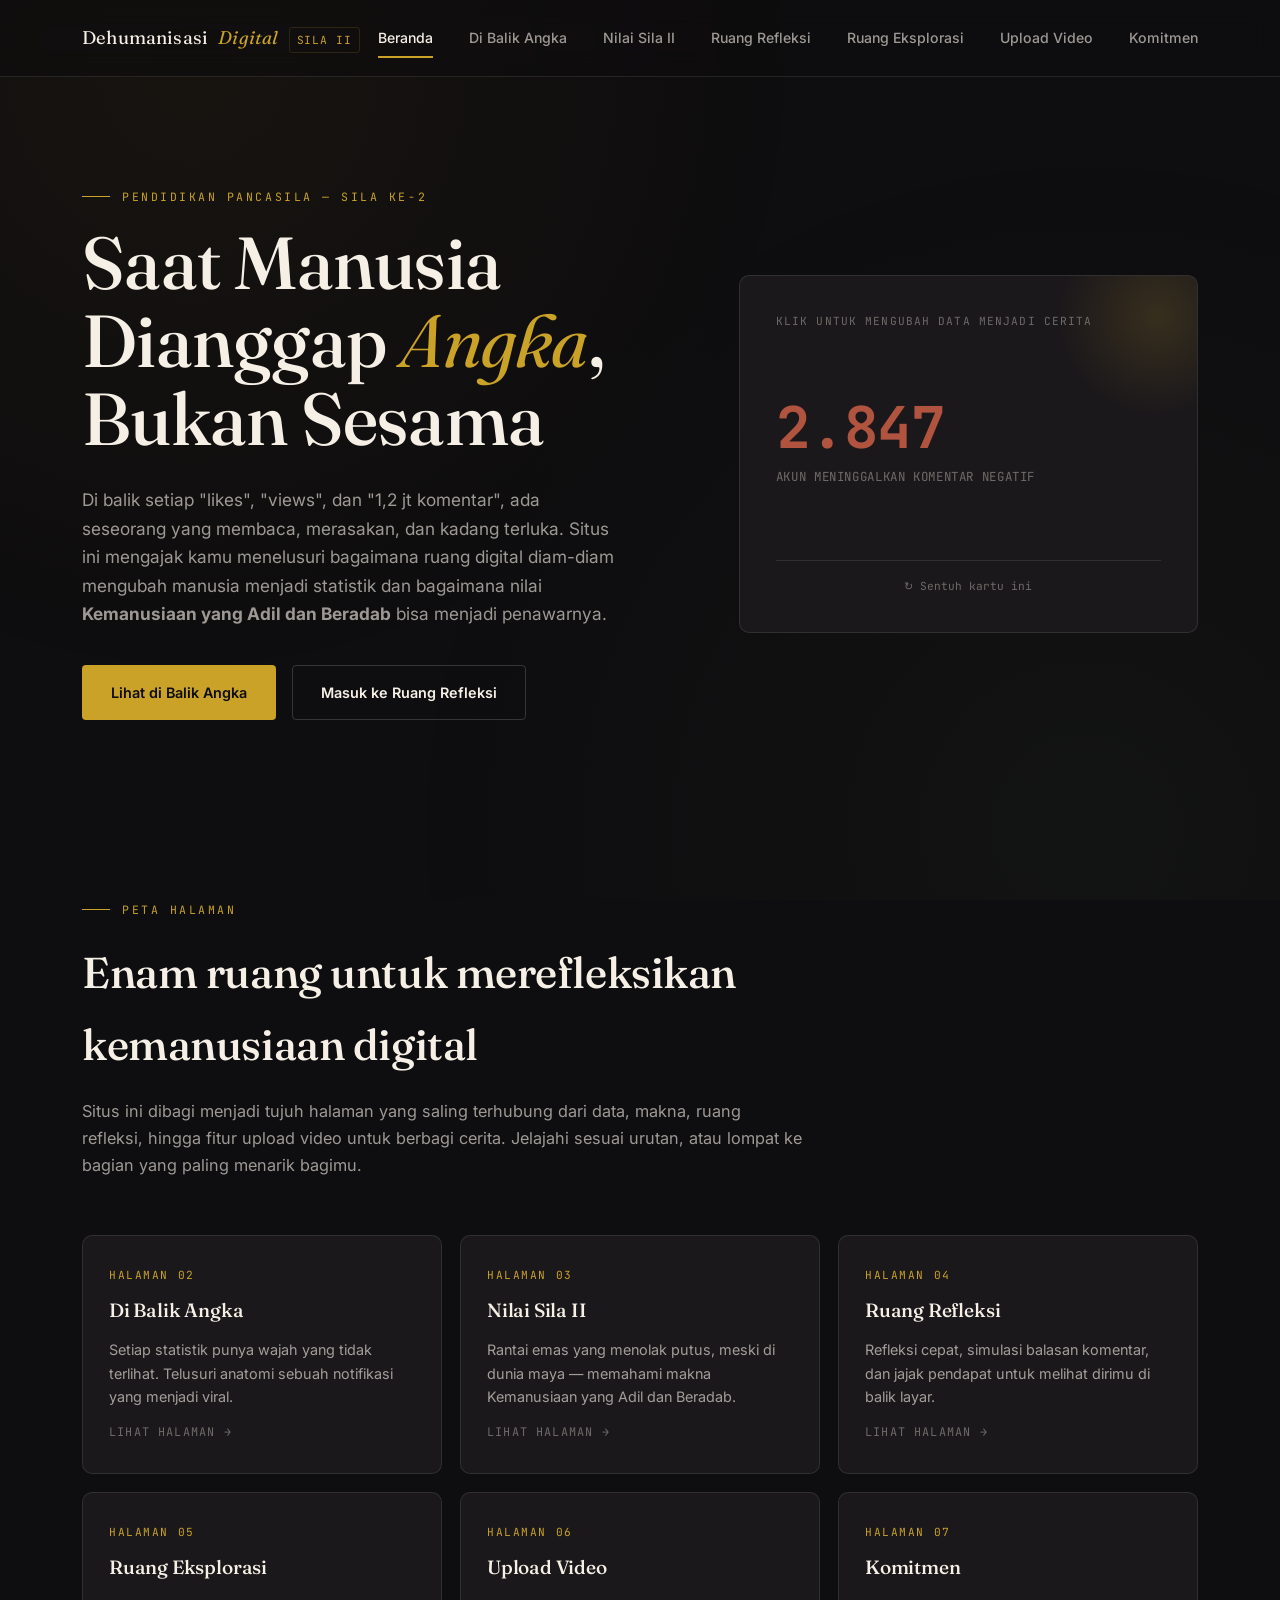
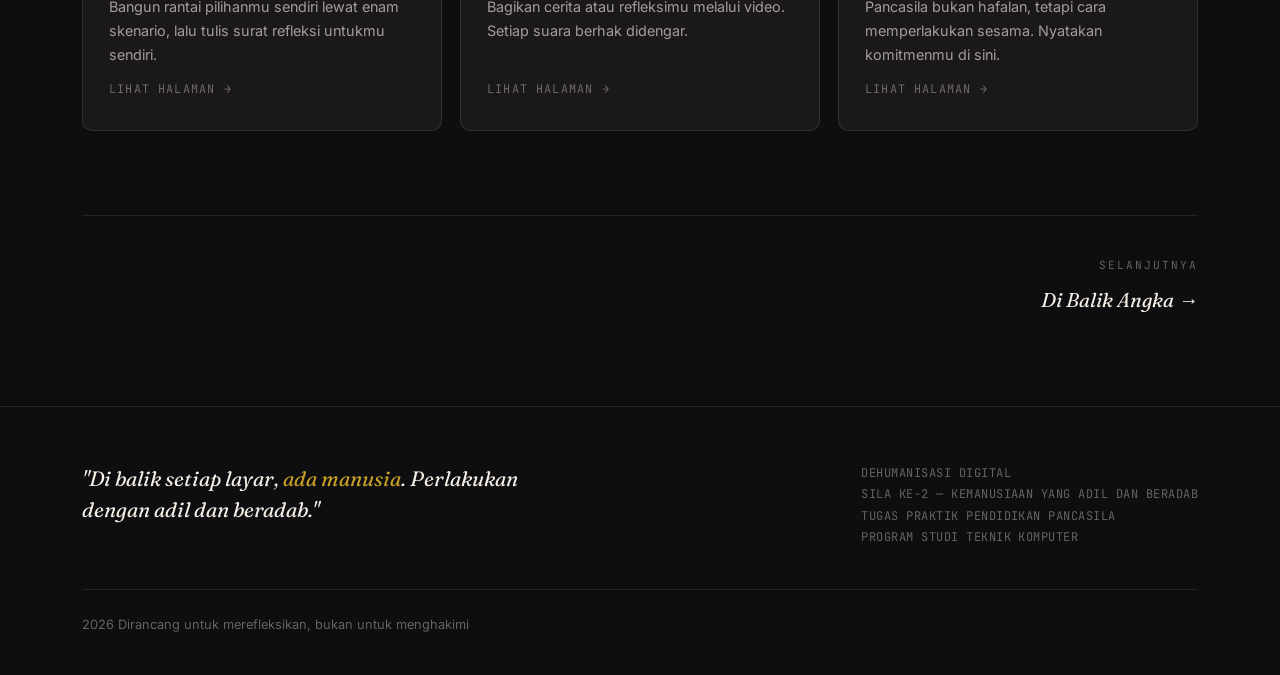
<file: index.html>
<!DOCTYPE html>
<html lang="id">
<head>
<meta charset="UTF-8">
<meta name="viewport" content="width=device-width, initial-scale=1.0">
<title>Beranda — Dehumanisasi Digital, Sila ke-2 Pancasila</title>
<meta name="description" content="Saat manusia dianggap angka, bukan sesama. Eksplorasi interaktif tentang dehumanisasi digital dan nilai Kemanusiaan yang Adil dan Beradab.">
<link rel="preconnect" href="https://fonts.googleapis.com">
<link rel="preconnect" href="https://fonts.gstatic.com" crossorigin>
<link href="https://fonts.googleapis.com/css2?family=Fraunces:ital,opsz,wght@0,9..144,300;0,9..144,400;0,9..144,500;0,9..144,600;0,9..144,700;1,9..144,400;1,9..144,500&family=Inter:wght@300;400;500;600;700&family=JetBrains+Mono:wght@400;500;600;700&display=swap" rel="stylesheet">
<link rel="stylesheet" href="style.css">
</head>
<body>

<header>
  <div class="wrap nav">
    <a href="index.html" class="brand">Dehumanisasi <span style="font-style:italic;color:var(--gold)">Digital</span> <span class="mark">SILA II</span></a>
    <button class="nav-toggle" id="navToggle" aria-label="Buka menu navigasi" aria-expanded="false">
      <svg viewBox="0 0 24 24" fill="none" stroke="currentColor" stroke-width="2" stroke-linecap="round"><line x1="3" y1="6" x2="21" y2="6"/><line x1="3" y1="12" x2="21" y2="12"/><line x1="3" y1="18" x2="21" y2="18"/></svg>
    </button>
    <nav class="links" id="navLinks">
      <a href="index.html" class="nav-link active">Beranda</a>
      <a href="di-balik-angka.html" class="nav-link">Di Balik Angka</a>
      <a href="nilai-sila-2.html" class="nav-link">Nilai Sila II</a>
      <a href="ruang-refleksi.html" class="nav-link">Ruang Refleksi</a>
      <a href="ruang-eksplorasi.html" class="nav-link">Ruang Eksplorasi</a>
      <a href="video-upload.html" class="nav-link">Upload Video</a>
      <a href="komitmen.html" class="nav-link">Komitmen</a>
    </nav>
  </div>
</header>

<section class="hero">
  <div class="wrap hero-grid">
    <div>
      <div class="eyebrow">Pendidikan Pancasila — Sila ke-2</div>
      <h1>Saat Manusia Dianggap <span class="accent">Angka</span>, Bukan Sesama</h1>
      <p class="lead">
        Di balik setiap "likes", "views", dan "1,2 jt komentar", ada seseorang yang membaca,
        merasakan, dan kadang terluka. Situs ini mengajak kamu menelusuri bagaimana ruang
        digital diam-diam mengubah manusia menjadi statistik dan bagaimana nilai
        <strong>Kemanusiaan yang Adil dan Beradab</strong> bisa menjadi penawarnya.
      </p>
      <div class="hero-cta">
        <a href="di-balik-angka.html" class="btn btn-primary">Lihat di Balik Angka</a>
        <a href="ruang-refleksi.html" class="btn btn-ghost">Masuk ke Ruang Refleksi</a>
      </div>
    </div>
    <div class="hero-card" id="heroCard">
      <div class="tag">Klik untuk mengubah data menjadi cerita</div>
      <div class="flip-stage">
        <div class="flip-card num">
          <div class="big">2.847</div>
          <div class="small">AKUN MENINGGALKAN KOMENTAR NEGATIF</div>
        </div>
        <div class="flip-card human">
          <div class="big">"Aku cuma pengen cerita kalau aku capek. Eh, malah jadi bahan tertawaan ribuan orang yang nggak aku kenal."</div>
          <div class="small">— SALAH SATU DARI 2.847 ANGKA ITU</div>
        </div>
      </div>
      <div class="hint pulse" id="heroHint">↻ Sentuh kartu ini</div>
    </div>
  </div>
</section>

<section class="section" style="border-top:none;">
  <div class="wrap">
    <div class="section-head reveal">
      <div class="eyebrow">Peta Halaman</div>
      <h2>Enam ruang untuk merefleksikan kemanusiaan digital</h2>
      <p>
        Situs ini dibagi menjadi tujuh halaman yang saling terhubung dari data, makna,
        ruang refleksi, hingga fitur upload video untuk berbagi cerita. Jelajahi sesuai urutan,
        atau lompat ke bagian yang paling menarik bagimu.
      </p>
    </div>

    <div class="page-grid reveal">
      <a href="di-balik-angka.html" class="page-card">
        <div class="step-num">HALAMAN 02</div>
        <h3>Di Balik Angka</h3>
        <p>Setiap statistik punya wajah yang tidak terlihat. Telusuri anatomi sebuah notifikasi yang menjadi viral.</p>
        <div class="go">Lihat halaman →</div>
      </a>
      <a href="nilai-sila-2.html" class="page-card">
        <div class="step-num">HALAMAN 03</div>
        <h3>Nilai Sila II</h3>
        <p>Rantai emas yang menolak putus, meski di dunia maya — memahami makna Kemanusiaan yang Adil dan Beradab.</p>
        <div class="go">Lihat halaman →</div>
      </a>
      <a href="ruang-refleksi.html" class="page-card">
        <div class="step-num">HALAMAN 04</div>
        <h3>Ruang Refleksi</h3>
        <p>Refleksi cepat, simulasi balasan komentar, dan jajak pendapat untuk melihat dirimu di balik layar.</p>
        <div class="go">Lihat halaman →</div>
      </a>
      <a href="ruang-eksplorasi.html" class="page-card">
        <div class="step-num">HALAMAN 05</div>
        <h3>Ruang Eksplorasi</h3>
        <p>Bangun rantai pilihanmu sendiri lewat enam skenario, lalu tulis surat refleksi untukmu sendiri.</p>
        <div class="go">Lihat halaman →</div>
      </a>
      <a href="video-upload.html" class="page-card">
        <div class="step-num">HALAMAN 06</div>
        <h3>Upload Video</h3>
        <p>Bagikan cerita atau refleksimu melalui video. Setiap suara berhak didengar.</p>
        <div class="go">Lihat halaman →</div>
      </a>
      <a href="komitmen.html" class="page-card">
        <div class="step-num">HALAMAN 07</div>
        <h3>Komitmen</h3>
        <p>Pancasila bukan hafalan, tetapi cara memperlakukan sesama. Nyatakan komitmenmu di sini.</p>
        <div class="go">Lihat halaman →</div>
      </a>
    </div>

    <div class="page-flow reveal">
      <span></span>
      <a href="di-balik-angka.html" class="next">
        <span class="dir-label">Selanjutnya</span>
        <span class="dir-title">Di Balik Angka →</span>
      </a>
    </div>
  </div>
</section>

<footer>
  <div class="wrap">
    <div class="footer-grid">
      <div class="footer-quote">
        "Di balik setiap layar, <span class="accent">ada manusia</span>.
        Perlakukan dengan adil dan beradab."
      </div>
      <div class="footer-meta">
        DEHUMANISASI DIGITAL<br>
        SILA KE-2 — KEMANUSIAAN YANG ADIL DAN BERADAB<br>
        TUGAS PRAKTIK PENDIDIKAN PANCASILA<br>
        PROGRAM STUDI TEKNIK KOMPUTER
      </div>
    </div>
    <div class="footer-bottom">
      <span> 2026 Dirancang untuk merefleksikan, bukan untuk menghakimi</span>
    </div>
  </div>
</footer>

<script src="script.js"></script>
</body>
</html>
</file>
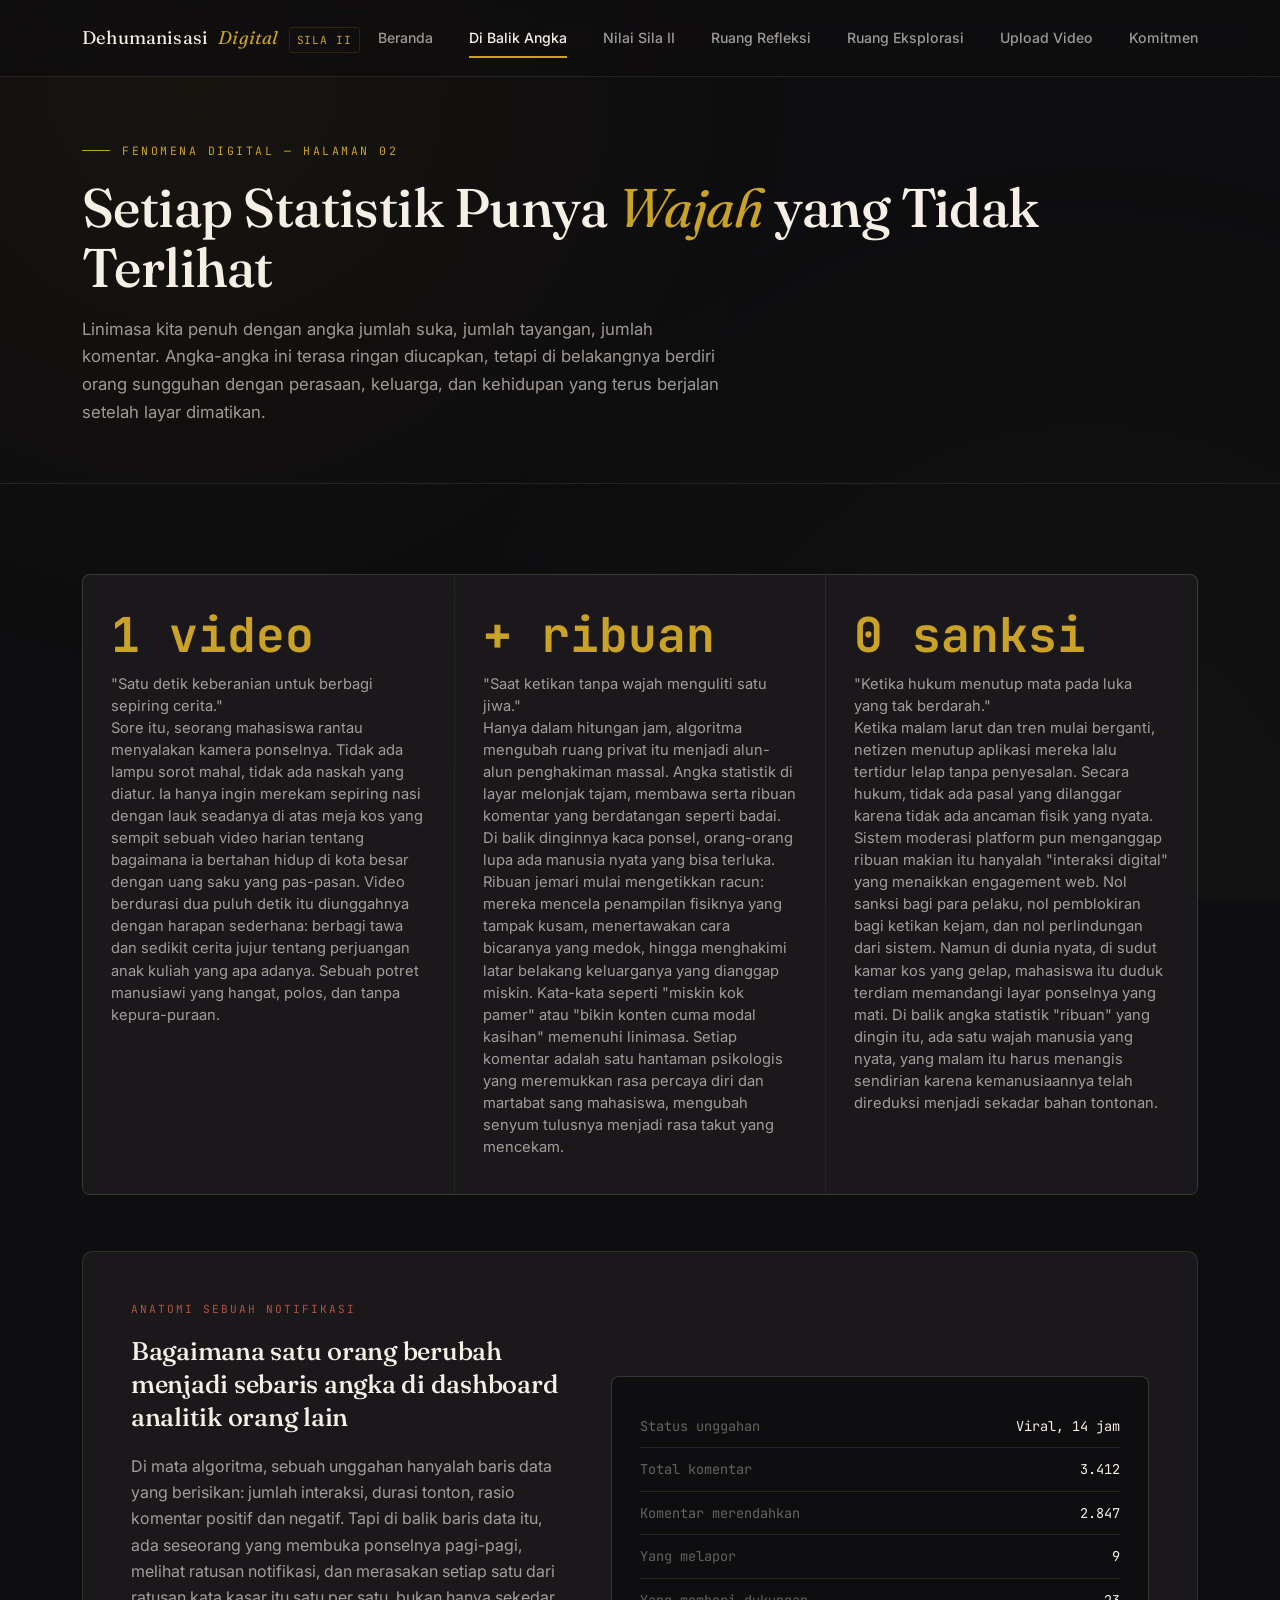
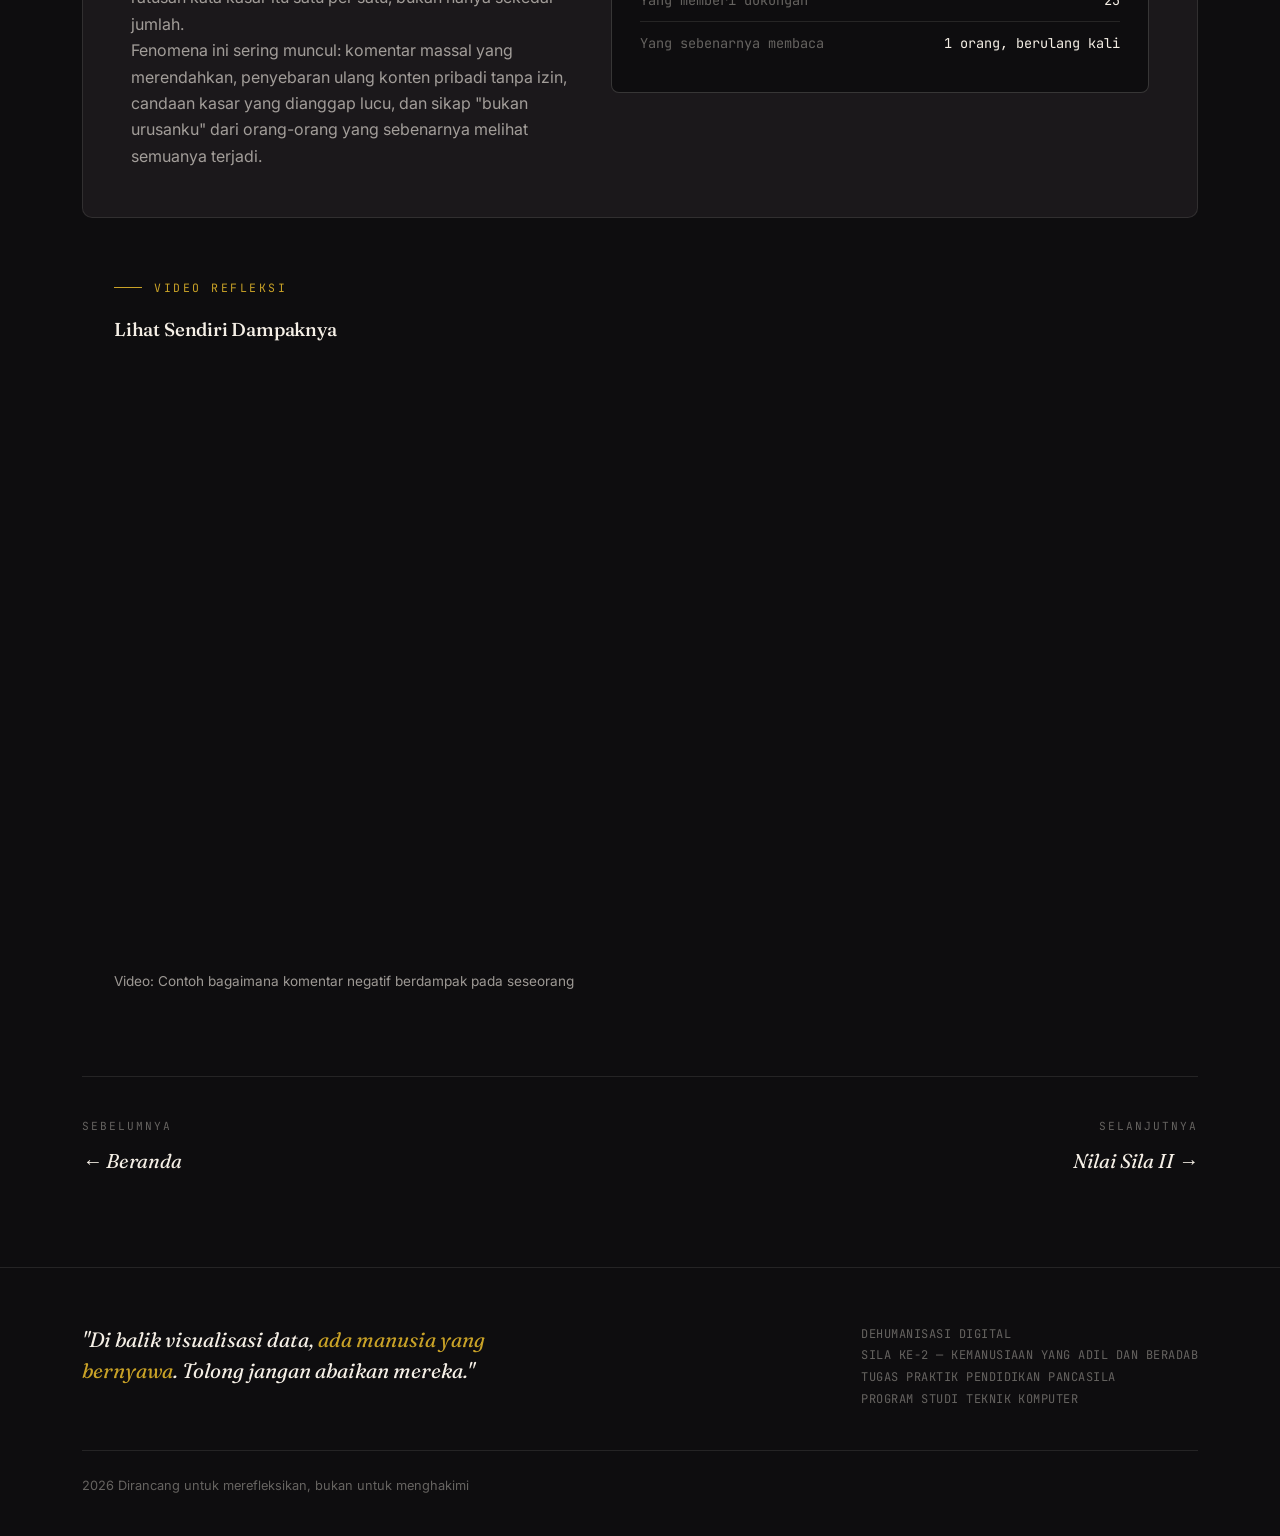
<file: di-balik-angka.html>
<!DOCTYPE html>
<html lang="id">
<head>
<meta charset="UTF-8">
<meta name="viewport" content="width=device-width, initial-scale=1.0">
<title>Di Balik Angka — Dehumanisasi Digital, Sila ke-2 Pancasila</title>
<meta name="description" content="Linimasa kita penuh angka — suka, tayangan, komentar. Di belakangnya berdiri manusia sungguhan dengan perasaan dan kehidupan yang terus berjalan.">
<link rel="preconnect" href="https://fonts.googleapis.com">
<link rel="preconnect" href="https://fonts.gstatic.com" crossorigin>
<link href="https://fonts.googleapis.com/css2?family=Fraunces:ital,opsz,wght@0,9..144,300;0,9..144,400;0,9..144,500;0,9..144,600;0,9..144,700;1,9..144,400;1,9..144,500&family=Inter:wght@300;400;500;600;700&family=JetBrains+Mono:wght@400;500;600;700&display=swap" rel="stylesheet">
<link rel="stylesheet" href="style.css">
</head>
<body>

<header>
  <div class="wrap nav">
    <a href="index.html" class="brand">Dehumanisasi <span style="font-style:italic;color:var(--gold)">Digital</span> <span class="mark">SILA II</span></a>
    <button class="nav-toggle" id="navToggle" aria-label="Buka menu navigasi" aria-expanded="false">
      <svg viewBox="0 0 24 24" fill="none" stroke="currentColor" stroke-width="2" stroke-linecap="round"><line x1="3" y1="6" x2="21" y2="6"/><line x1="3" y1="12" x2="21" y2="12"/><line x1="3" y1="18" x2="21" y2="18"/></svg>
    </button>
    <nav class="links" id="navLinks">
      <a href="index.html" class="nav-link">Beranda</a>
      <a href="di-balik-angka.html" class="nav-link active">Di Balik Angka</a>
      <a href="nilai-sila-2.html" class="nav-link">Nilai Sila II</a>
      <a href="ruang-refleksi.html" class="nav-link">Ruang Refleksi</a>
      <a href="ruang-eksplorasi.html" class="nav-link">Ruang Eksplorasi</a>
        <a href="video-upload.html" class="nav-link">Upload Video</a>
      <a href="komitmen.html" class="nav-link">Komitmen</a>
    </nav>
  </div>
</header>

<!-- ===== PAGE HERO ===== -->
<section class="page-hero">
  <div class="wrap reveal">
    <div class="eyebrow">Fenomena Digital — Halaman 02</div>
    <h1>Setiap Statistik Punya <span class="accent">Wajah</span> yang Tidak Terlihat</h1>
    <p class="lead">
      Linimasa kita penuh dengan angka jumlah suka, jumlah tayangan, jumlah komentar.
      Angka-angka ini terasa ringan diucapkan, tetapi di belakangnya berdiri orang
      sungguhan dengan perasaan, keluarga, dan kehidupan yang terus berjalan setelah
      layar dimatikan.
    </p>
  </div>
</section>

<!-- ===== SECTION: DI BALIK ANGKA ===== -->
<section id="data" class="section" style="border-top:none;">
  <div class="wrap">

    <div class="tally-grid reveal">
      <div class="tally-item">
        <div class="num">1 video</div>
        <div class="label">"Satu detik keberanian untuk berbagi sepiring cerita."<br>

  Sore itu, seorang mahasiswa rantau menyalakan kamera ponselnya. Tidak ada lampu sorot mahal, tidak ada naskah yang diatur. Ia hanya ingin merekam sepiring nasi dengan lauk seadanya di atas meja kos yang sempit sebuah video harian tentang bagaimana ia bertahan hidup di kota besar dengan uang saku yang pas-pasan. Video berdurasi dua puluh detik itu diunggahnya dengan harapan sederhana: berbagi tawa dan sedikit cerita jujur tentang perjuangan anak kuliah yang apa adanya. Sebuah potret manusiawi yang hangat, polos, dan tanpa kepura-puraan.</div>
      </div>
      <div class="tally-item">
        <div class="num">+ ribuan</div>
        <div class="label">"Saat ketikan tanpa wajah menguliti satu jiwa."<br>

Hanya dalam hitungan jam, algoritma mengubah ruang privat itu menjadi alun-alun penghakiman massal. Angka statistik di layar melonjak tajam, membawa serta ribuan komentar yang berdatangan seperti badai. Di balik dinginnya kaca ponsel, orang-orang lupa ada manusia nyata yang bisa terluka.

Ribuan jemari mulai mengetikkan racun: mereka mencela penampilan fisiknya yang tampak kusam, menertawakan cara bicaranya yang medok, hingga menghakimi latar belakang keluarganya yang dianggap miskin. Kata-kata seperti "miskin kok pamer" atau "bikin konten cuma modal kasihan" memenuhi linimasa. Setiap komentar adalah satu hantaman psikologis yang meremukkan rasa percaya diri dan martabat sang mahasiswa, mengubah senyum tulusnya menjadi rasa takut yang mencekam.</div>
      </div>
      <div class="tally-item">
        <div class="num">0 sanksi</div>
        <div class="label">"Ketika hukum menutup mata pada luka yang tak berdarah."<br>

Ketika malam larut dan tren mulai berganti, netizen menutup aplikasi mereka lalu tertidur lelap tanpa penyesalan. Secara hukum, tidak ada pasal yang dilanggar karena tidak ada ancaman fisik yang nyata. Sistem moderasi platform pun menganggap ribuan makian itu hanyalah "interaksi digital" yang menaikkan engagement web. Nol sanksi bagi para pelaku, nol pemblokiran bagi ketikan kejam, dan nol perlindungan dari sistem.

Namun di dunia nyata, di sudut kamar kos yang gelap, mahasiswa itu duduk terdiam memandangi layar ponselnya yang mati. Di balik angka statistik "ribuan" yang dingin itu, ada satu wajah manusia yang nyata, yang malam itu harus menangis sendirian karena kemanusiaannya telah direduksi menjadi sekadar bahan tontonan.</div>
      </div>
    </div>

    <div class="story-panel reveal">
      <div>
        <div class="label-tag">Anatomi Sebuah Notifikasi</div>
        <h3>Bagaimana satu orang berubah menjadi sebaris angka di dashboard analitik orang lain</h3>
        <p>
          Di mata algoritma, sebuah unggahan hanyalah baris data yang berisikan: jumlah interaksi, durasi tonton,
          rasio komentar positif dan negatif. Tapi di balik baris data itu, ada seseorang yang
          membuka ponselnya pagi-pagi, melihat ratusan notifikasi, dan merasakan setiap satu
          dari ratusan kata kasar itu satu per satu, bukan hanya sekedar jumlah.
        </p>
        <p>
          Fenomena ini sering muncul: komentar massal yang merendahkan, penyebaran ulang konten
          pribadi tanpa izin, candaan kasar yang dianggap lucu, dan sikap "bukan urusanku"
          dari orang-orang yang sebenarnya melihat semuanya terjadi.
        </p>
      </div>
      <div class="id-card">
        <div class="row"><span>Status unggahan</span><span>Viral, 14 jam</span></div>
        <div class="row"><span>Total komentar</span><span>3.412</span></div>
        <div class="row"><span>Komentar merendahkan</span><span>2.847</span></div>
        <div class="row"><span>Yang melapor</span><span>9</span></div>
        <div class="row"><span>Yang memberi dukungan</span><span class="highlight">23</span></div>
        <div class="row"><span>Yang sebenarnya membaca</span><span>1 orang, berulang kali</span></div>
      </div>
    </div>

<div class="wrap reveal" style="margin-top: 60px;">
  <div class="eyebrow">Video Refleksi</div>
  <h3 style="margin-bottom: 20px;">Lihat Sendiri Dampaknya</h3>
  
  <!-- video YouTube -->
  <div style="position: relative; padding-bottom: 56.25%; height: 0; overflow: hidden; border-radius: 12px;">
    <iframe width="560" height="315" src="https://www.youtube.com/embed/Jf_J-_848Y0?si=oU32HX3x0FW3A2zq" title="YouTube video player" frameborder="0" allow="accelerometer; autoplay; clipboard-write; encrypted-media; gyroscope; picture-in-picture; web-share" referrerpolicy="strict-origin-when-cross-origin" allowfullscreen></iframe>
  </div>
  <p style="color: var(--cream-dim); margin-top: 12px; font-size: 0.85rem;">
    Video: Contoh bagaimana komentar negatif berdampak pada seseorang
  </p>
</div>

    <div class="page-flow reveal">
      <a href="index.html" class="prev">
        <span class="dir-label">Sebelumnya</span>
        <span class="dir-title">← Beranda</span>
      </a>
      <a href="nilai-sila-2.html" class="next">
        <span class="dir-label">Selanjutnya</span>
        <span class="dir-title">Nilai Sila II →</span>
      </a>
    </div>
  </div>
</section>

<footer>
  <div class="wrap">
    <div class="footer-grid">
      <div class="footer-quote">
       "Di balik visualisasi data, <span class="accent">ada manusia yang bernyawa</span>.
        Tolong jangan abaikan mereka."
      </div>
      <div class="footer-meta">
        DEHUMANISASI DIGITAL<br>
        SILA KE-2 — KEMANUSIAAN YANG ADIL DAN BERADAB<br>
        TUGAS PRAKTIK PENDIDIKAN PANCASILA<br>
        PROGRAM STUDI TEKNIK KOMPUTER
      </div>
    </div>
    <div class="footer-bottom">
      <span>2026 Dirancang untuk merefleksikan, bukan untuk menghakimi
    </div>
  </div>
</footer>

<script src="script.js"></script>
</body>
</html>
</file>
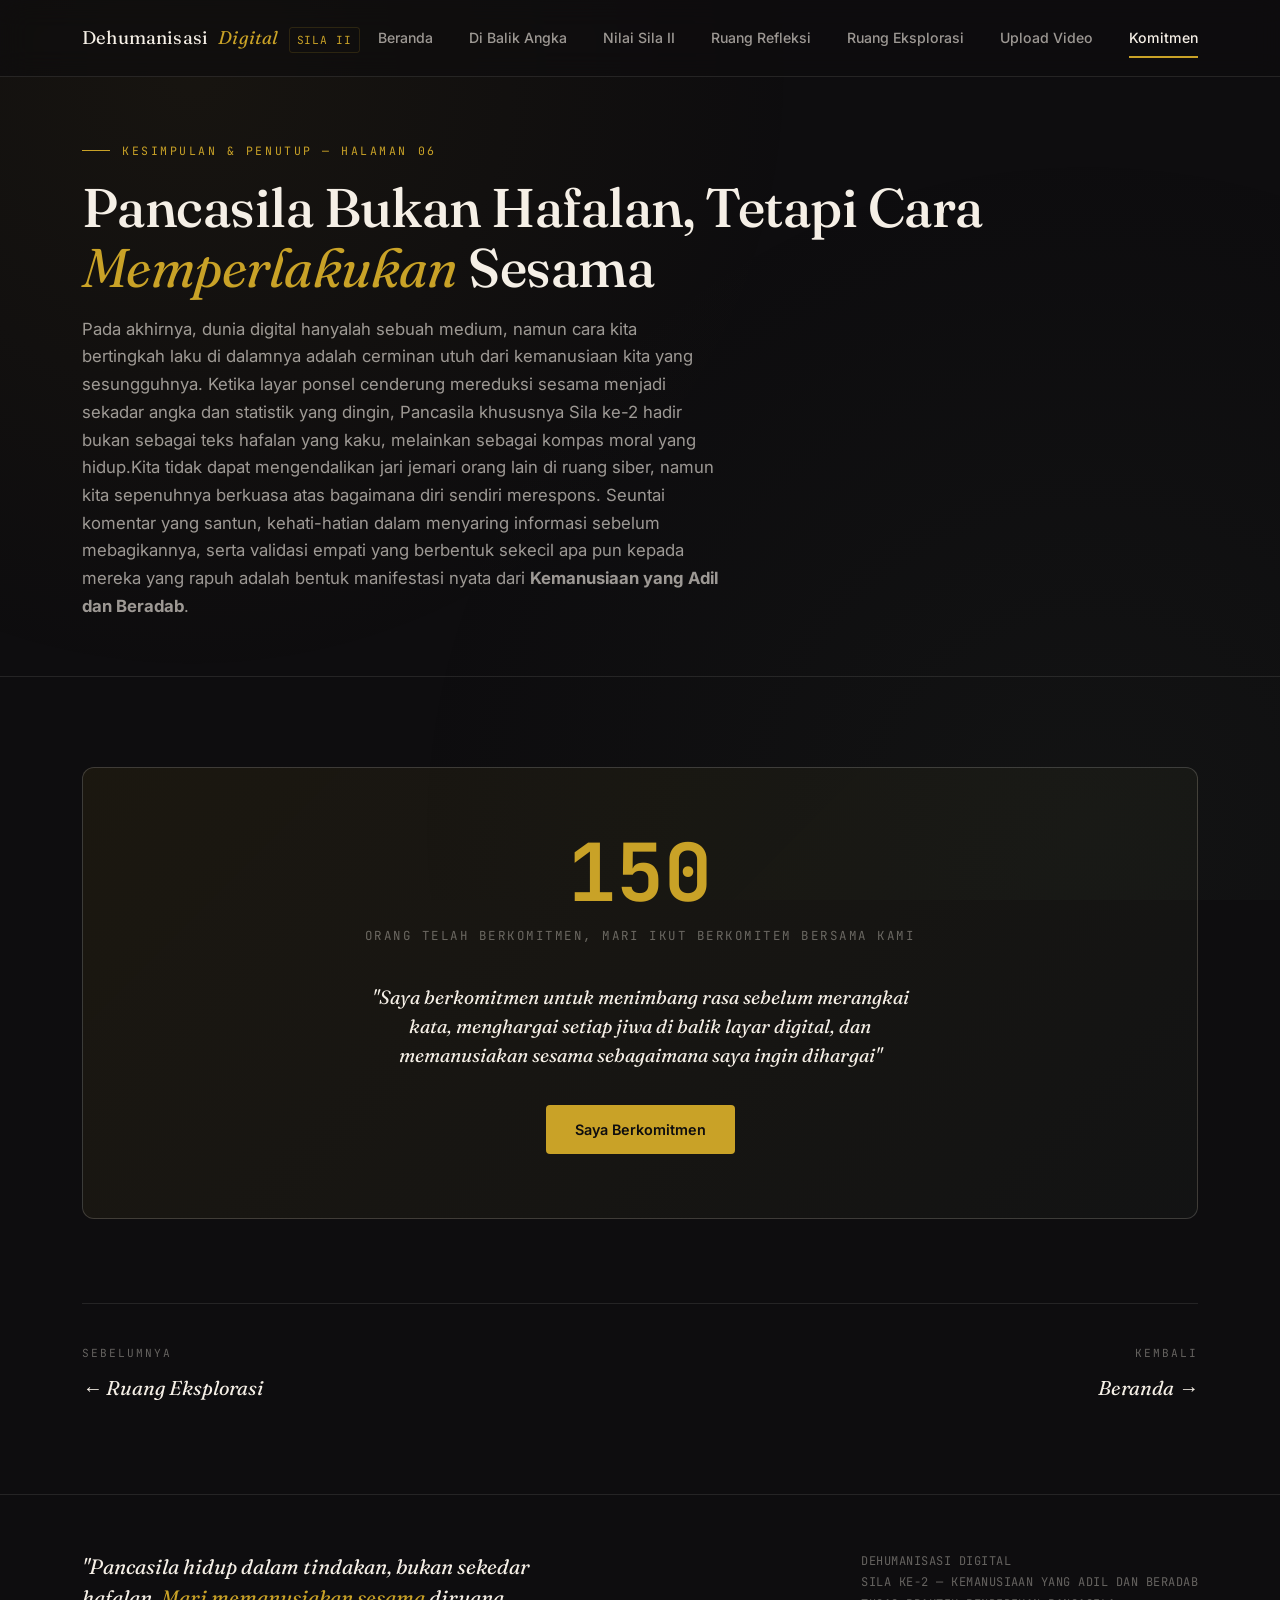
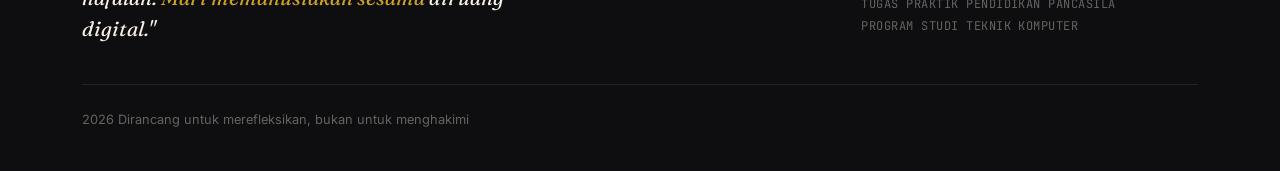
<file: komitmen.html>
<!DOCTYPE html>
<html lang="id">
<head>
<meta charset="UTF-8">
<meta name="viewport" content="width=device-width, initial-scale=1.0">
<title>Komitmen — Dehumanisasi Digital, Sila ke-2 Pancasila</title>
<meta name="description" content="Pancasila bukan hafalan, tetapi cara memperlakukan sesama. Nyatakan komitmenmu untuk menjaga rantai kemanusiaan di ruang digital.">
<link rel="preconnect" href="https://fonts.googleapis.com">
<link rel="preconnect" href="https://fonts.gstatic.com" crossorigin>
<link href="https://fonts.googleapis.com/css2?family=Fraunces:ital,opsz,wght@0,9..144,300;0,9..144,400;0,9..144,500;0,9..144,600;0,9..144,700;1,9..144,400;1,9..144,500&family=Inter:wght@300;400;500;600;700&family=JetBrains+Mono:wght@400;500;600;700&display=swap" rel="stylesheet">
<link rel="stylesheet" href="style.css">
</head>
<body>

<header>
  <div class="wrap nav">
    <a href="index.html" class="brand">Dehumanisasi <span style="font-style:italic;color:var(--gold)">Digital</span> <span class="mark">SILA II</span></a>
    <button class="nav-toggle" id="navToggle" aria-label="Buka menu navigasi" aria-expanded="false">
      <svg viewBox="0 0 24 24" fill="none" stroke="currentColor" stroke-width="2" stroke-linecap="round"><line x1="3" y1="6" x2="21" y2="6"/><line x1="3" y1="12" x2="21" y2="12"/><line x1="3" y1="18" x2="21" y2="18"/></svg>
    </button>
    <nav class="links" id="navLinks">
      <a href="index.html" class="nav-link">Beranda</a>
      <a href="di-balik-angka.html" class="nav-link">Di Balik Angka</a>
      <a href="nilai-sila-2.html" class="nav-link">Nilai Sila II</a>
      <a href="ruang-refleksi.html" class="nav-link">Ruang Refleksi</a>
      <a href="ruang-eksplorasi.html" class="nav-link">Ruang Eksplorasi</a>
      <a href="video-upload.html" class="nav-link">Upload Video</a>
      <a href="komitmen.html" class="nav-link active">Komitmen</a>
    </nav>
  </div>
</header>

<!-- ===== PAGE HERO ===== -->
<section class="page-hero">
  <div class="wrap reveal">
    <div class="eyebrow">Kesimpulan & Penutup — Halaman 06</div>
    <h1>Pancasila Bukan Hafalan, Tetapi Cara <span class="accent">Memperlakukan</span> Sesama</h1>
    <p class="lead">
      Pada akhirnya, dunia digital hanyalah sebuah medium, namun cara kita bertingkah laku di dalamnya adalah cerminan utuh dari kemanusiaan kita yang sesungguhnya. Ketika layar ponsel cenderung mereduksi sesama menjadi sekadar angka dan statistik yang dingin, Pancasila khususnya Sila ke-2 hadir bukan sebagai teks hafalan yang kaku, melainkan sebagai kompas moral yang hidup.Kita tidak dapat mengendalikan jari jemari orang lain di ruang siber, namun kita sepenuhnya berkuasa atas bagaimana diri sendiri merespons. Seuntai komentar yang santun, kehati-hatian dalam menyaring informasi sebelum mebagikannya, serta validasi empati yang berbentuk sekecil apa pun kepada mereka yang rapuh adalah bentuk manifestasi nyata dari <strong>Kemanusiaan yang Adil dan Beradab</strong>.
    </p>
  </div>
</section>

<!-- ===== SECTION: KOMITMEN ===== -->
<section id="komitmen" class="section" style="border-top:none;">
  <div class="wrap">

    <div class="pledge-box reveal" id="pledgeBox">
      <div id="pledgeCounterWrap">
        <div class="pledge-counter" id="pledgeCounter">150</div>
        <div class="pledge-counter-label">Orang Telah Berkomitmen, mari ikut berkomitem bersama kami</div>
      </div>
      <div class="pledge-statement" id="pledgeStatement">
        "Saya berkomitmen untuk menimbang rasa sebelum merangkai kata, menghargai setiap jiwa di balik layar digital, dan memanusiakan sesama sebagaimana saya ingin dihargai"
      </div>
      <button class="btn btn-primary" id="pledgeBtn">Saya Berkomitmen</button>
    </div>

    <div class="page-flow reveal">
      <a href="ruang-eksplorasi.html" class="prev">
        <span class="dir-label">Sebelumnya</span>
        <span class="dir-title">← Ruang Eksplorasi</span>
      </a>
      <a href="index.html" class="next">
        <span class="dir-label">Kembali</span>
        <span class="dir-title">Beranda →</span>
      </a>
    </div>
  </div>
</section>

<footer>
  <div class="wrap">
    <div class="footer-grid">
      <div class="footer-quote">
        "Pancasila hidup dalam tindakan, bukan sekedar hafalan. <span class="accent">Mari memanusiakan sesama</span>
        diruang digital."
      </div>
      <div class="footer-meta">
        DEHUMANISASI DIGITAL<br>
        SILA KE-2 — KEMANUSIAAN YANG ADIL DAN BERADAB<br>
        TUGAS PRAKTIK PENDIDIKAN PANCASILA<br>
        PROGRAM STUDI TEKNIK KOMPUTER
      </div>
    </div>
    <div class="footer-bottom">
      <span>2026 Dirancang untuk merefleksikan, bukan untuk menghakimi</span>
    </div>
  </div>
</footer>

<script src="script.js"></script>
<script>
// ===== Pledge counter =====
const pledgeBtn = document.getElementById('pledgeBtn');
const pledgeCounter = document.getElementById('pledgeCounter');
const pledgeBox = document.getElementById('pledgeBox');
let pledgeCount = 150;
let pledged = false;

pledgeBtn.addEventListener('click', () => {
  if (pledged) return;
  pledged = true;
  pledgeCount++;
  pledgeCounter.textContent = pledgeCount;
  pledgeBox.classList.add('done');
  pledgeBtn.textContent = '✓ Kamu Sudah Berkomitmen';
  pledgeBtn.disabled = true;
  pledgeBtn.style.opacity = '0.7';
  pledgeBtn.style.cursor = 'default';
});
</script>

</body>
</html>
</file>
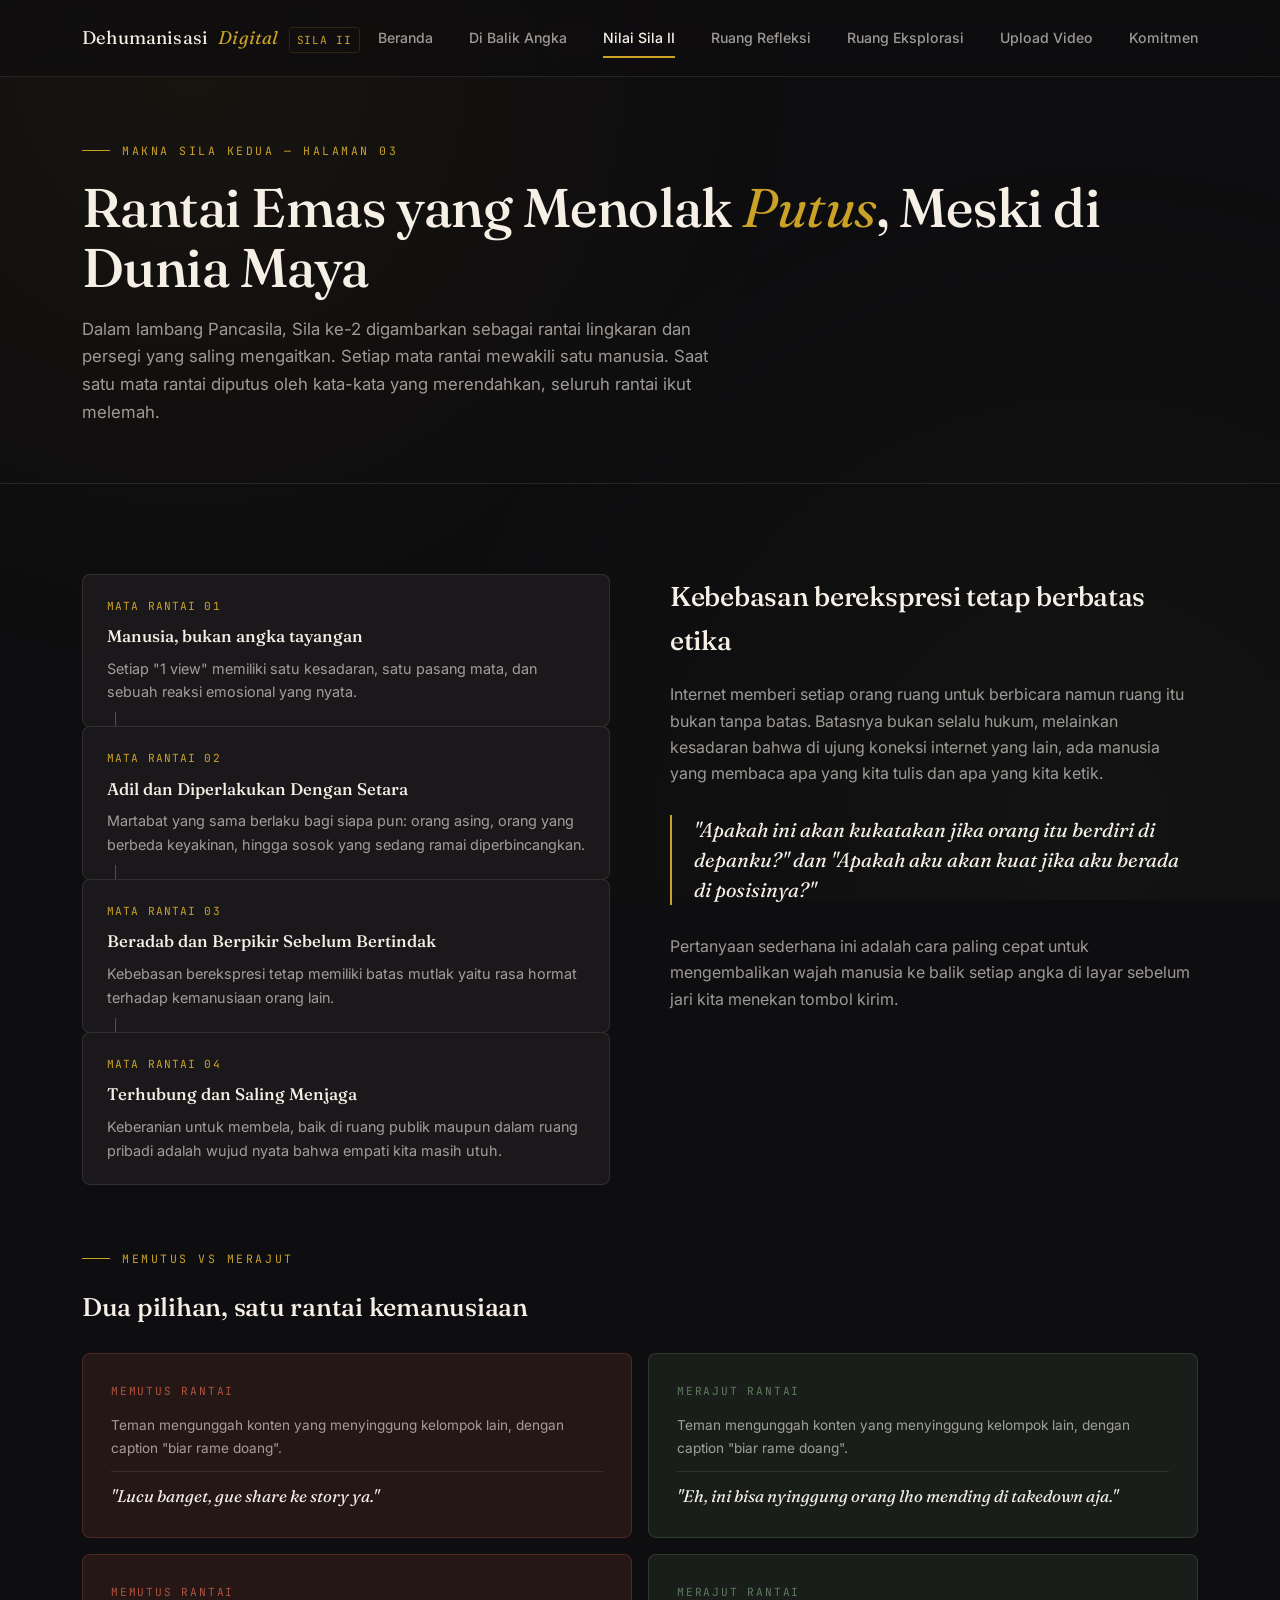
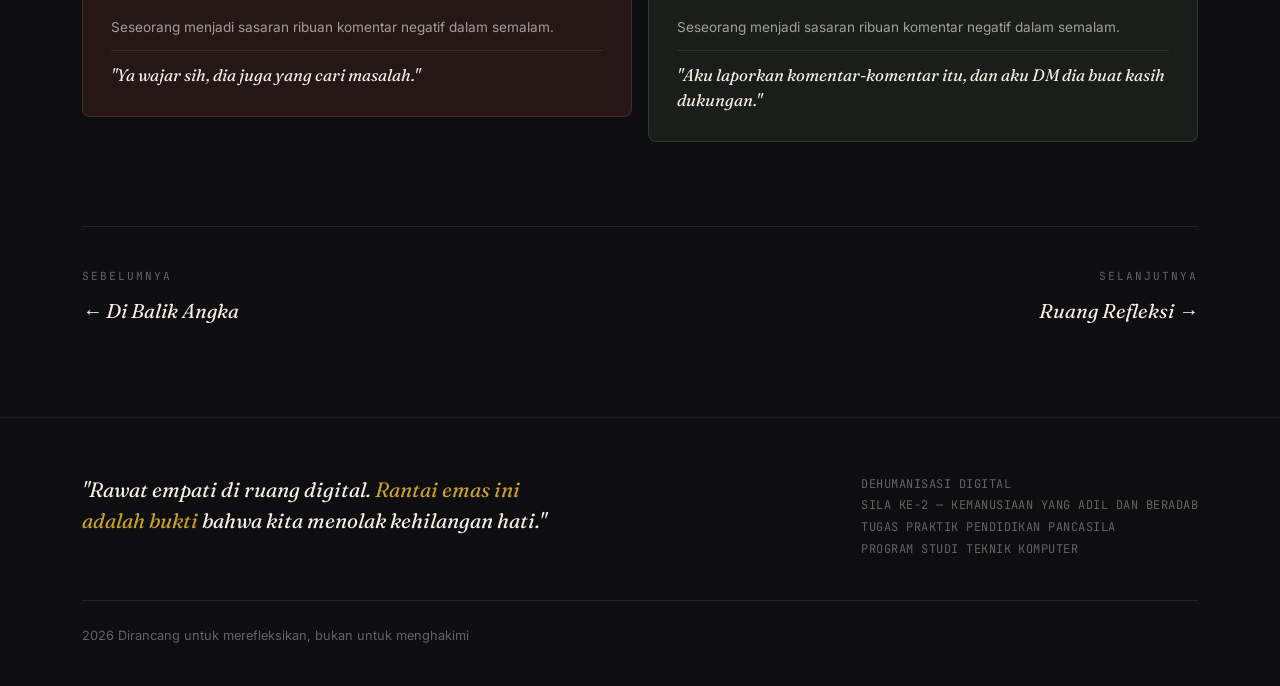
<file: nilai-sila-2.html>
<!DOCTYPE html>
<html lang="id">
<head>
<meta charset="UTF-8">
<meta name="viewport" content="width=device-width, initial-scale=1.0">
<title>Nilai Sila II — Dehumanisasi Digital, Sila ke-2 Pancasila</title>
<meta name="description" content="Rantai emas yang menolak putus, meski di dunia maya. Memahami makna Kemanusiaan yang Adil dan Beradab dalam keseharian digital.">
<link rel="preconnect" href="https://fonts.googleapis.com">
<link rel="preconnect" href="https://fonts.gstatic.com" crossorigin>
<link href="https://fonts.googleapis.com/css2?family=Fraunces:ital,opsz,wght@0,9..144,300;0,9..144,400;0,9..144,500;0,9..144,600;0,9..144,700;1,9..144,400;1,9..144,500&family=Inter:wght@300;400;500;600;700&family=JetBrains+Mono:wght@400;500;600;700&display=swap" rel="stylesheet">
<link rel="stylesheet" href="style.css">
</head>
<body>

<header>
  <div class="wrap nav">
    <a href="index.html" class="brand">Dehumanisasi <span style="font-style:italic;color:var(--gold)">Digital</span> <span class="mark">SILA II</span></a>
    <button class="nav-toggle" id="navToggle" aria-label="Buka menu navigasi" aria-expanded="false">
      <svg viewBox="0 0 24 24" fill="none" stroke="currentColor" stroke-width="2" stroke-linecap="round"><line x1="3" y1="6" x2="21" y2="6"/><line x1="3" y1="12" x2="21" y2="12"/><line x1="3" y1="18" x2="21" y2="18"/></svg>
    </button>
    <nav class="links" id="navLinks">
      <a href="index.html" class="nav-link">Beranda</a>
      <a href="di-balik-angka.html" class="nav-link">Di Balik Angka</a>
      <a href="nilai-sila-2.html" class="nav-link active">Nilai Sila II</a>
      <a href="ruang-refleksi.html" class="nav-link">Ruang Refleksi</a>
      <a href="ruang-eksplorasi.html" class="nav-link">Ruang Eksplorasi</a>
        <a href="video-upload.html" class="nav-link">Upload Video</a>
      <a href="komitmen.html" class="nav-link">Komitmen</a>
    </nav>
  </div>
</header>

<!-- ===== PAGE HERO ===== -->
<section class="page-hero">
  <div class="wrap reveal">
    <div class="eyebrow">Makna Sila Kedua — Halaman 03</div>
    <h1>Rantai Emas yang Menolak <span class="accent">Putus</span>, Meski di Dunia Maya</h1>
    <p class="lead">
      Dalam lambang Pancasila, Sila ke-2 digambarkan sebagai rantai lingkaran dan persegi
      yang saling mengaitkan. Setiap mata rantai mewakili satu manusia. Saat satu mata rantai
      diputus oleh kata-kata yang merendahkan, seluruh rantai ikut melemah.
    </p>
  </div>
</section>

<!-- ===== SECTION: NILAI SILA II ===== -->
<section id="nilai" class="section" style="border-top:none;">
  <div class="wrap">

    <div class="chain-wrap reveal">
      <div class="chain-visual">
        <div class="chain-link">
          <div class="step-num">MATA RANTAI 01</div>
          <h4>Manusia, bukan angka tayangan</h4>
          <p>Setiap "1 view" memiliki satu kesadaran, satu pasang mata, dan sebuah reaksi emosional yang nyata.</p>
        </div>
        <div class="chain-link">
          <div class="step-num">MATA RANTAI 02</div>
          <h4>Adil dan Diperlakukan Dengan Setara</h4>
          <p>Martabat yang sama berlaku bagi siapa pun: orang asing, orang yang berbeda keyakinan, hingga sosok yang sedang ramai diperbincangkan.</p>
        </div>
        <div class="chain-link">
          <div class="step-num">MATA RANTAI 03</div>
          <h4>Beradab dan Berpikir Sebelum Bertindak</h4>
          <p>Kebebasan berekspresi tetap memiliki batas mutlak yaitu rasa hormat terhadap kemanusiaan orang lain.</p>
        </div>
        <div class="chain-link">
          <div class="step-num">MATA RANTAI 04</div>
          <h4>Terhubung dan Saling Menjaga</h4>
          <p>Keberanian untuk membela, baik di ruang publik maupun dalam ruang pribadi adalah wujud nyata bahwa empati kita masih utuh.</p>
        </div>
      </div>
      <div class="chain-text">
        <h3>Kebebasan berekspresi tetap berbatas etika</h3>
        <p>
          Internet memberi setiap orang ruang untuk berbicara namun ruang itu bukan tanpa
          batas. Batasnya bukan selalu hukum, melainkan kesadaran bahwa di ujung koneksi
          internet yang lain, ada manusia yang membaca apa yang kita tulis dan apa yang kita ketik.
        </p>
        <div class="quote-block">
          "Apakah ini akan kukatakan jika orang itu berdiri di depanku?" dan "Apakah aku akan kuat jika aku berada di posisinya?"
        </div>
        <p>
          Pertanyaan sederhana ini adalah cara paling cepat untuk mengembalikan wajah manusia
          ke balik setiap angka di layar  sebelum jari kita menekan tombol kirim.
        </p>
      </div>
    </div>

    <div style="margin-top:64px" class="reveal">
      <div class="eyebrow">Memutus vs Merajut</div>
      <h3 style="font-size:1.6rem;margin-bottom:24px;">Dua pilihan, satu rantai kemanusiaan</h3>
      <div class="compare-grid">
        <div>
          <div class="compare-card bad compare-row">
            <div class="label-tag">Memutus Rantai</div>
            <div class="scenario">Teman mengunggah konten yang menyinggung kelompok lain, dengan caption "biar rame doang".</div>
            <div class="response">"Lucu banget, gue share ke story ya."</div>
          </div>
          <div class="compare-card bad compare-row">
            <div class="label-tag">Memutus Rantai</div>
            <div class="scenario">Seseorang menjadi sasaran ribuan komentar negatif dalam semalam.</div>
            <div class="response">"Ya wajar sih, dia juga yang cari masalah."</div>
          </div>
        </div>
        <div>
          <div class="compare-card good compare-row">
            <div class="label-tag">Merajut Rantai</div>
            <div class="scenario">Teman mengunggah konten yang menyinggung kelompok lain, dengan caption "biar rame doang".</div>
            <div class="response">"Eh, ini bisa nyinggung orang lho mending di takedown aja."</div>
          </div>
          <div class="compare-card good compare-row">
            <div class="label-tag">Merajut Rantai</div>
            <div class="scenario">Seseorang menjadi sasaran ribuan komentar negatif dalam semalam.</div>
            <div class="response">"Aku laporkan komentar-komentar itu, dan aku DM dia buat kasih dukungan."</div>
          </div>
        </div>
      </div>
    </div>

    <div class="page-flow reveal">
      <a href="di-balik-angka.html" class="prev">
        <span class="dir-label">Sebelumnya</span>
        <span class="dir-title">← Di Balik Angka</span>
      </a>
      <a href="ruang-refleksi.html" class="next">
        <span class="dir-label">Selanjutnya</span>
        <span class="dir-title">Ruang Refleksi →</span>
      </a>
    </div>
  </div>
</section>

<footer>
  <div class="wrap">
    <div class="footer-grid">
      <div class="footer-quote">
        "Rawat empati di ruang digital. <span class="accent">Rantai emas ini adalah bukti</span>
        bahwa kita menolak kehilangan hati."
      </div>
      <div class="footer-meta">
        DEHUMANISASI DIGITAL<br>
        SILA KE-2 — KEMANUSIAAN YANG ADIL DAN BERADAB<br>
        TUGAS PRAKTIK PENDIDIKAN PANCASILA<br>
        PROGRAM STUDI TEKNIK KOMPUTER
      </div>
    </div>
    <div class="footer-bottom">
      <span>2026 Dirancang untuk merefleksikan, bukan untuk menghakimi</span>
    </div>
  </div>
</footer>

<script src="script.js"></script>
</body>
</html>
</file>
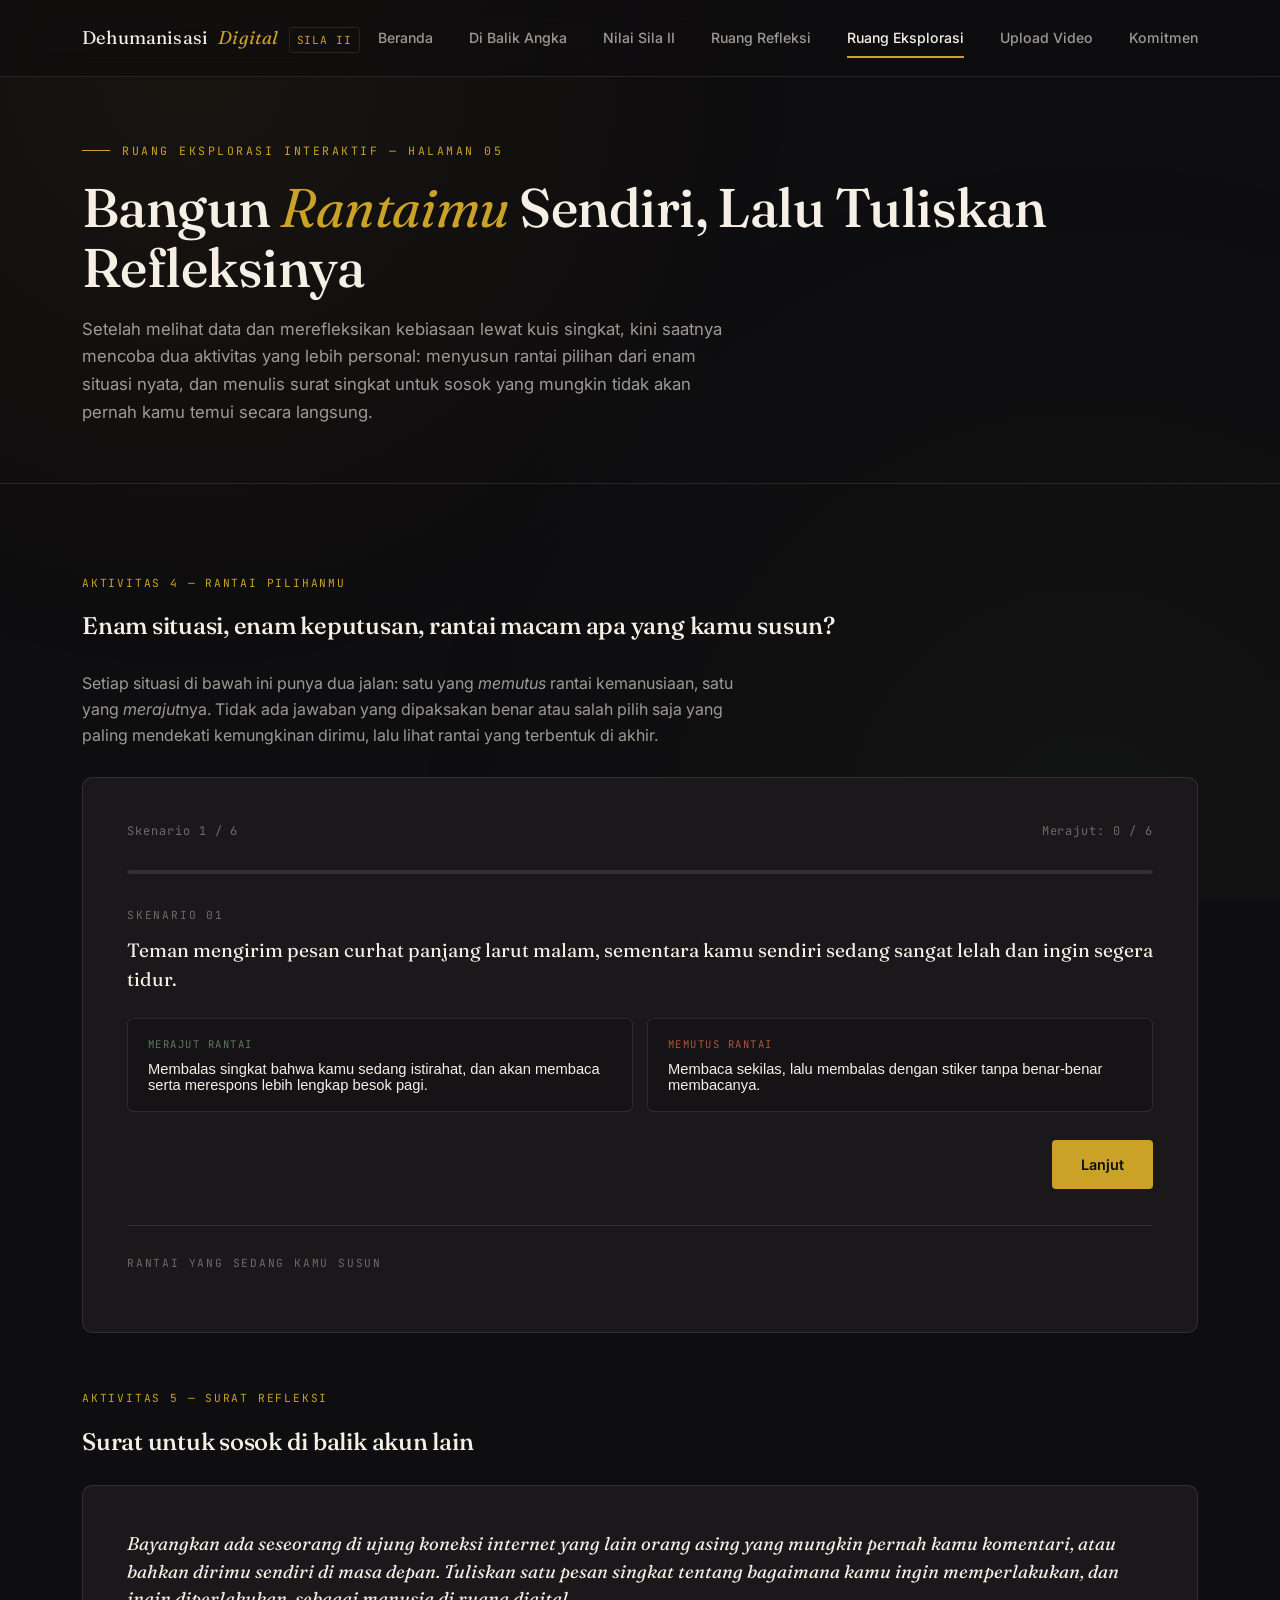
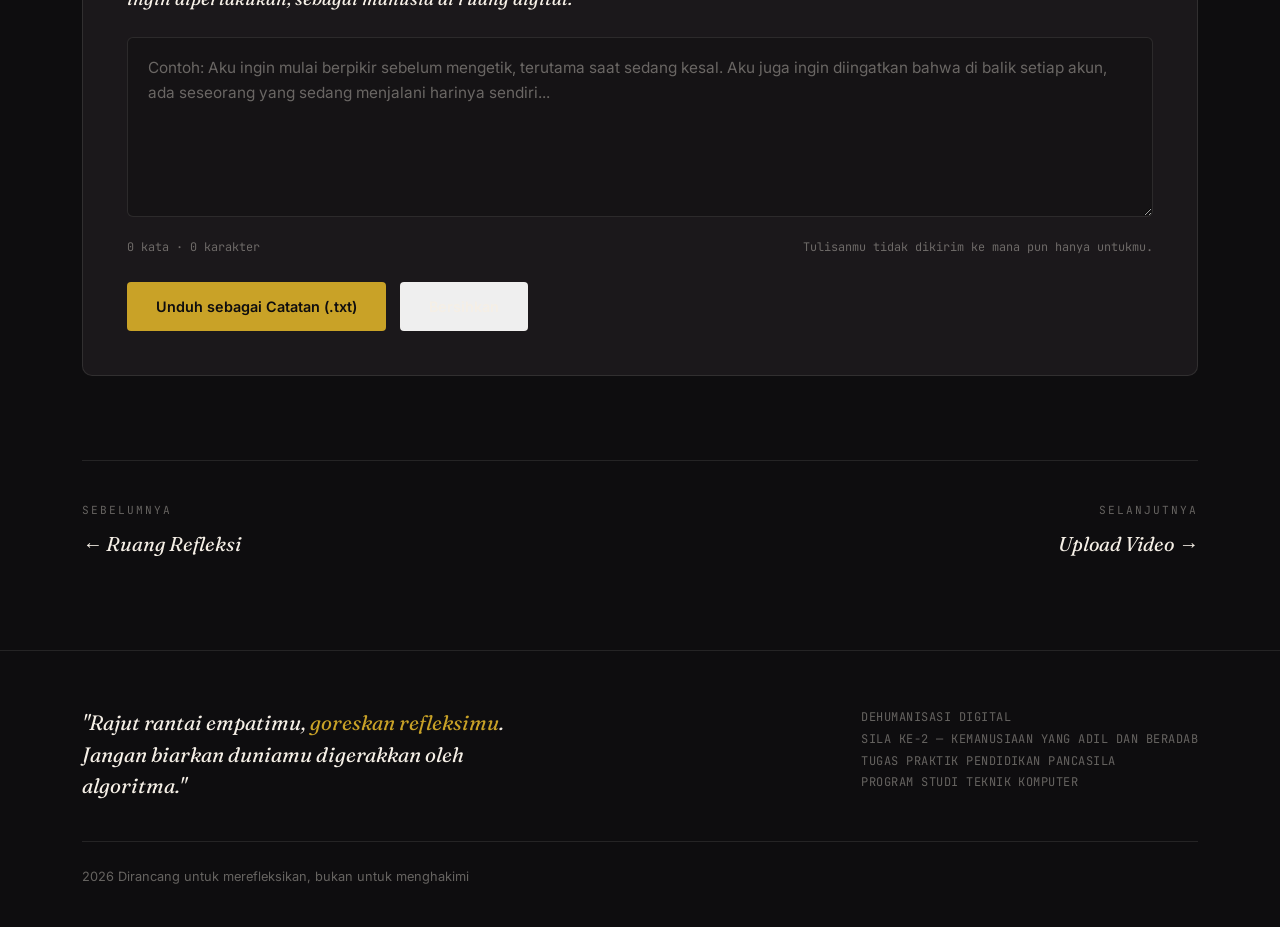
<file: ruang-eksplorasi.html>
<!DOCTYPE html>
<html lang="id">
<head>
<meta charset="UTF-8">
<meta name="viewport" content="width=device-width, initial-scale=1.0">
<title>Ruang Eksplorasi — Dehumanisasi Digital, Sila ke-2 Pancasila</title>
<meta name="description" content="Bangun rantai pilihanmu sendiri lewat enam skenario digital, lalu tuliskan surat refleksi untuk sosok di balik akun lain.">
<link rel="preconnect" href="https://fonts.googleapis.com">
<link rel="preconnect" href="https://fonts.gstatic.com" crossorigin>
<link href="https://fonts.googleapis.com/css2?family=Fraunces:ital,opsz,wght@0,9..144,300;0,9..144,400;0,9..144,500;0,9..144,600;0,9..144,700;1,9..144,400;1,9..144,500&family=Inter:wght@300;400;500;600;700&family=JetBrains+Mono:wght@400;500;600;700&display=swap" rel="stylesheet">
<link rel="stylesheet" href="style.css">
</head>
<body>

<header>
  <div class="wrap nav">
    <a href="index.html" class="brand">Dehumanisasi <span style="font-style:italic;color:var(--gold)">Digital</span> <span class="mark">SILA II</span></a>
    <button class="nav-toggle" id="navToggle" aria-label="Buka menu navigasi" aria-expanded="false">
      <svg viewBox="0 0 24 24" fill="none" stroke="currentColor" stroke-width="2" stroke-linecap="round"><line x1="3" y1="6" x2="21" y2="6"/><line x1="3" y1="12" x2="21" y2="12"/><line x1="3" y1="18" x2="21" y2="18"/></svg>
    </button>
    <nav class="links" id="navLinks">
      <a href="index.html" class="nav-link">Beranda</a>
      <a href="di-balik-angka.html" class="nav-link">Di Balik Angka</a>
      <a href="nilai-sila-2.html" class="nav-link">Nilai Sila II</a>
      <a href="ruang-refleksi.html" class="nav-link">Ruang Refleksi</a>
      <a href="ruang-eksplorasi.html" class="nav-link active">Ruang Eksplorasi</a>
    <a href="video-upload.html" class="nav-link">Upload Video</a>
      <a href="komitmen.html" class="nav-link">Komitmen</a>
    </nav>
  </div>
</header>

<!-- ===== PAGE HERO ===== -->
<section class="page-hero">
  <div class="wrap reveal">
    <div class="eyebrow">Ruang Eksplorasi Interaktif — Halaman 05</div>
    <h1>Bangun <span class="accent">Rantaimu</span> Sendiri, Lalu Tuliskan Refleksinya</h1>
    <p class="lead">
      Setelah melihat data dan merefleksikan kebiasaan lewat kuis singkat, kini saatnya
      mencoba dua aktivitas yang lebih personal: menyusun rantai pilihan dari enam situasi
      nyata, dan menulis surat singkat untuk sosok yang mungkin tidak akan pernah kamu temui
      secara langsung.
    </p>
  </div>
</section>

<!-- ===== SECTION: RUANG EKSPLORASI ===== -->
<section id="eksplorasi" class="section" style="border-top:none;">
  <div class="wrap">

    <!-- Aktivitas 4: Chain builder -->
    <div class="reveal" style="margin-bottom:56px;">
      <div class="label-tag" style="font-family:var(--mono);font-size:0.7rem;letter-spacing:0.16em;text-transform:uppercase;color:var(--gold);margin-bottom:14px;">Aktivitas 4 — Rantai Pilihanmu</div>
      <h3 style="font-size:1.5rem;margin-bottom:24px;">Enam situasi, enam keputusan, rantai macam apa yang kamu susun?</h3>
      <p style="color:var(--cream-dim);margin-bottom:28px;max-width:680px;">
        Setiap situasi di bawah ini punya dua jalan: satu yang <em>memutus</em> rantai
        kemanusiaan, satu yang <em>merajut</em>nya. Tidak ada jawaban yang dipaksakan benar
        atau salah pilih saja yang paling mendekati kemungkinan dirimu, lalu lihat rantai
        yang terbentuk di akhir.
      </p>

      <div class="builder-box">
        <div id="builderActive">
          <div class="builder-top">
            <span class="quiz-progress-label" id="builderProgress">Skenario 1 / 6</span>
            <span class="quiz-progress-label" id="builderScoreLabel">Merajut: 0 / 6</span>
          </div>
          <div class="quiz-bar"><div class="quiz-bar-fill" id="builderBarFill"></div></div>

          <div class="builder-scenario">
            <div class="scenario-label" id="builderLabel">SKENARIO 01</div>
            <div class="scenario-text" id="builderText"></div>
            <div class="builder-choices" id="builderChoices"></div>
            <div class="builder-feedback" id="builderFeedback"></div>
          </div>

          <div class="builder-actions">
            <button class="btn btn-primary" id="builderNext" disabled>Lanjut</button>
          </div>

          <div class="chain-progress">
            <div class="chain-progress-label">Rantai yang sedang kamu susun</div>
            <div class="chain-links-row" id="chainLinksRow"></div>
          </div>
        </div>

        <div id="builderResult" class="builder-result" style="display:none;">
          <div class="score-big" id="builderFinalScore">0 / 6</div>
          <p id="builderFinalText"></p>
          <div class="chain-progress" style="border-top:none;padding-top:0;">
            <div class="chain-progress-label">Rantai akhirmu</div>
            <div class="chain-links-row" id="chainLinksRowFinal" style="justify-content:center;margin-bottom:24px;"></div>
          </div>
          <button class="btn btn-ghost" id="builderRetry">Susun Ulang Rantai</button>
        </div>
      </div>
    </div>

    <!-- Aktivitas 5: Letter -->
    <div class="reveal">
      <div class="label-tag" style="font-family:var(--mono);font-size:0.7rem;letter-spacing:0.16em;text-transform:uppercase;color:var(--gold);margin-bottom:14px;">Aktivitas 5 — Surat Refleksi</div>
      <h3 style="font-size:1.5rem;margin-bottom:24px;">Surat untuk sosok di balik akun lain</h3>
      <div class="letter-box">
        <div class="letter-prompt">
          Bayangkan ada seseorang di ujung koneksi internet yang lain orang asing yang
          mungkin pernah kamu komentari, atau bahkan dirimu sendiri di masa depan. Tuliskan
          satu pesan singkat tentang bagaimana kamu ingin memperlakukan, dan ingin
          diperlakukan, sebagai manusia di ruang digital.
        </div>
        <textarea
          class="letter-textarea"
          id="letterText"
          placeholder="Contoh: Aku ingin mulai berpikir sebelum mengetik, terutama saat sedang kesal. Aku juga ingin diingatkan bahwa di balik setiap akun, ada seseorang yang sedang menjalani harinya sendiri..."
        ></textarea>
        <div class="letter-meta">
          <span id="letterCount">0 kata · 0 karakter</span>
          <span>Tulisanmu tidak dikirim ke mana pun hanya untukmu.</span>
        </div>
        <div class="letter-actions">
          <button class="btn btn-primary" id="letterDownload">Unduh sebagai Catatan (.txt)</button>
          <button class="btn btn-ghost" id="letterClear">Bersihkan</button>
        </div>
        <div class="letter-saved" id="letterSaved">
          Catatanmu telah diunduh. Simpan ini sebagai pengingat kecil untuk dirimu sendiri —
          terutama pada hari-hari saat ruang digital terasa melelahkan.
        </div>
      </div>
    </div>

    <div class="page-flow reveal">
      <a href="ruang-refleksi.html" class="prev">
        <span class="dir-label">Sebelumnya</span>
        <span class="dir-title">← Ruang Refleksi</span>
      </a>
      <a href="video-upload.html" class="next">
        <span class="dir-label">Selanjutnya</span>
        <span class="dir-title">Upload Video →</span>
      </a>
    </div>
  </div>
</section>

<footer>
  <div class="wrap">
    <div class="footer-grid">
      <div class="footer-quote">
        "Rajut rantai empatimu, <span class="accent">goreskan refleksimu</span>.
        Jangan biarkan duniamu digerakkan oleh algoritma."
      </div>
      <div class="footer-meta">
        DEHUMANISASI DIGITAL<br>
        SILA KE-2 — KEMANUSIAAN YANG ADIL DAN BERADAB<br>
        TUGAS PRAKTIK PENDIDIKAN PANCASILA<br>
        PROGRAM STUDI TEKNIK KOMPUTER
      </div>
    </div>
    <div class="footer-bottom">
      <span>2026 Dirancang untuk merefleksikan, bukan untuk menghakimi</span>
    </div>
  </div>
</footer>

<script src="script.js"></script>
<script>
// ===== Aktivitas 4: Rantai Pilihanmu (chain builder) =====
const builderData = [
  {
    text: "Teman mengirim pesan curhat panjang larut malam, sementara kamu sendiri sedang sangat lelah dan ingin segera tidur.",
    choices: [
      { tag: "Merajut Rantai", type: "merajut", text: "Membalas singkat bahwa kamu sedang istirahat, dan akan membaca serta merespons lebih lengkap besok pagi.", feedback: "Memberi tahu dengan jujur tetap menjaga rasa didengar, meski responsmu belum lengkap saat itu." },
      { tag: "Memutus Rantai", type: "memutus", text: "Membaca sekilas, lalu membalas dengan stiker tanpa benar-benar membacanya.", feedback: "Balasan otomatis seperti ini bisa membuat orang yang curhat merasa ceritanya tidak benar-benar didengar." }
    ]
  },
  {
    text: "Sebuah akun anonim mengirim pesan yang menghina penampilanmu di kolom pesan pribadi.",
    choices: [
      { tag: "Memutus Rantai", type: "memutus", text: "Membalas dengan hinaan yang setara, supaya 'tidak kalah'.", feedback: "Balasan setara tetap menambah satu komentar kasar lagi ke dunia — kali ini darimu." },
      { tag: "Merajut Rantai", type: "merajut", text: "Memblokir dan melaporkan akun tersebut tanpa membalas hinaannya.", feedback: "Memutus jalur komunikasi dengan tenang menghentikan eskalasi tanpa menambah kekerasan verbal baru." }
    ]
  },
  {
    text: "Kamu menemukan unggahan lama temanmu yang terlihat memalukan dan masih bisa dilihat oleh siapa saja.",
    choices: [
      { tag: "Merajut Rantai", type: "merajut", text: "Memberi tahu temanmu secara pribadi, agar ia bisa menghapus atau mengatur unggahan itu jadi privat.", feedback: "Memberi tahu secara pribadi memberi orang itu kendali atas jejak digitalnya sendiri." },
      { tag: "Memutus Rantai", type: "memutus", text: "Menandai beberapa teman lain di kolom komentar agar ikut menertawakannya.", feedback: "Menandai orang lain mengubah satu kenangan pribadi menjadi tontonan baru bagi orang yang tidak terlibat." }
    ]
  },
  {
    text: "Di sebuah forum daring, seseorang dari latar belakang budaya atau agama yang berbeda menyampaikan pendapat yang terasa asing bagimu.",
    choices: [
      { tag: "Memutus Rantai", type: "memutus", text: "Mengabaikan pendapatnya sambil berpikir 'orang seperti itu memang begitu'.", feedback: "Generalisasi semacam ini membuat satu suara berdiri sebagai wakil seluruh kelompoknya — bukan sebagai individu." },
      { tag: "Merajut Rantai", type: "merajut", text: "Bertanya lebih lanjut untuk memahami sudut pandangnya sebelum menanggapi.", feedback: "Bertanya membuka ruang bagi perbedaan untuk dipahami, bukan sekadar dihakimi." }
    ]
  },
  {
    text: "Sebuah video menunjukkan seseorang melakukan kesalahan kecil di tempat umum, dan videonya mulai menyebar luas.",
    choices: [
      { tag: "Merajut Rantai", type: "merajut", text: "Tidak mengunduh atau membagikannya, karena video itu bisa mengubah hidup orang di dalamnya untuk waktu yang lama.", feedback: "Tidak ikut menyebarkan adalah bentuk paling sederhana dari menjaga martabat orang lain." },
      { tag: "Memutus Rantai", type: "memutus", text: "Mengunduh videonya untuk disimpan sebagai 'koleksi konten lucu'.", feedback: "Menyimpan dan menyebarkannya kembali membuat satu momen buruk seseorang menjadi abadi di luar kendalinya." }
    ]
  },
  {
    text: "Di kolom komentar sebuah unggahan yang berat, kamu melihat orang-orang asing saling menguatkan satu sama lain.",
    choices: [
      { tag: "Memutus Rantai", type: "memutus", text: "Melewatinya saja, karena momen itu terasa bukan urusanmu.", feedback: "Tidak ada yang salah dengan diam — tapi rantai dukungan itu juga tidak bertambah panjang karenamu." },
      { tag: "Merajut Rantai", type: "merajut", text: "Menambahkan satu kalimat dukungan singkat, ikut menjadi bagian dari rantai itu.", feedback: "Satu kalimat tambahan bisa jadi yang dibaca berulang kali oleh orang yang membutuhkannya." }
    ]
  }
];

let builderIndex = 0;
let builderScore = 0;
let builderAnswered = false;
let builderChainTypes = [];

const builderProgress = document.getElementById('builderProgress');
const builderScoreLabel = document.getElementById('builderScoreLabel');
const builderBarFill = document.getElementById('builderBarFill');
const builderLabel = document.getElementById('builderLabel');
const builderText = document.getElementById('builderText');
const builderChoices = document.getElementById('builderChoices');
const builderFeedback = document.getElementById('builderFeedback');
const builderNext = document.getElementById('builderNext');
const builderActive = document.getElementById('builderActive');
const builderResult = document.getElementById('builderResult');
const builderFinalScore = document.getElementById('builderFinalScore');
const builderFinalText = document.getElementById('builderFinalText');
const builderRetry = document.getElementById('builderRetry');
const chainLinksRow = document.getElementById('chainLinksRow');
const chainLinksRowFinal = document.getElementById('chainLinksRowFinal');

function renderBuilder(){
  builderAnswered = false;
  const item = builderData[builderIndex];
  const num = String(builderIndex + 1).padStart(2, '0');
  builderLabel.textContent = `SKENARIO ${num}`;
  builderText.textContent = item.text;
  builderChoices.innerHTML = '';
  builderFeedback.classList.remove('show');
  builderFeedback.textContent = '';
  builderNext.disabled = true;
  builderProgress.textContent = `Skenario ${builderIndex + 1} / ${builderData.length}`;
  builderScoreLabel.textContent = `Merajut: ${builderScore} / ${builderData.length}`;
  builderBarFill.style.width = `${(builderIndex / builderData.length) * 100}%`;

  item.choices.forEach((choice) => {
    const btn = document.createElement('button');
    btn.className = 'builder-choice ' + choice.type;
    const tagSpan = document.createElement('span');
    tagSpan.className = 'choice-tag';
    tagSpan.textContent = choice.tag;
    btn.appendChild(tagSpan);
    btn.appendChild(document.createTextNode(choice.text));
    btn.addEventListener('click', () => {
      if (builderAnswered) return;
      builderAnswered = true;
      const allBtns = builderChoices.querySelectorAll('.builder-choice');
      allBtns.forEach(b => b.disabled = true);
      btn.classList.add('picked');

      if (choice.type === 'merajut') builderScore++;
      builderChainTypes.push(choice.type);
      builderScoreLabel.textContent = `Merajut: ${builderScore} / ${builderData.length}`;

      const piece = document.createElement('div');
      piece.className = 'chain-link-piece ' + (choice.type === 'merajut' ? 'gold' : 'rust');
      piece.textContent = num;
      chainLinksRow.appendChild(piece);

      builderFeedback.textContent = choice.feedback;
      builderFeedback.classList.add('show');
      builderNext.disabled = false;
    });
    builderChoices.appendChild(btn);
  });
}

builderNext.addEventListener('click', () => {
  builderIndex++;
  if (builderIndex >= builderData.length){
    builderActive.style.display = 'none';
    builderResult.style.display = 'block';
    builderFinalScore.textContent = `${builderScore} / ${builderData.length}`;
    builderBarFill.style.width = '100%';

    chainLinksRowFinal.innerHTML = '';
    builderChainTypes.forEach((type, i) => {
      const piece = document.createElement('div');
      piece.className = 'chain-link-piece ' + (type === 'merajut' ? 'gold' : 'rust');
      piece.textContent = String(i + 1).padStart(2, '0');
      chainLinksRowFinal.appendChild(piece);
    });

    let text;
    if (builderScore === builderData.length){
      text = "Pada keenam situasi, kamu memilih jalan yang merajut rantai. Ini bukan soal menjadi sempurna setiap saat, melainkan menunjukkan bahwa pilihan-pilihan kecil itu memang bisa diambil secara konsisten — dan jika banyak orang melakukannya, suasana sebuah ruang digital bisa terasa berbeda.";
    } else if (builderScore >= 4){
      text = "Sebagian besar pilihanmu mengarah pada merajut rantai. Masih ada momen di mana memutus terasa lebih ringan atau lebih cepat — hal itu manusiawi, dan bisa jadi pengingat untuk situasi serupa di kemudian hari.";
    } else if (builderScore >= 2){
      text = "Rantaimu terbagi cukup rata antara merajut dan memutus. Ini bukan untuk dihakimi — justru di sinilah letak gunanya melihat polanya: pada situasi seperti apa kamu cenderung memilih jalan yang lebih ringan untuk dirimu sendiri?";
    } else {
      text = "Sebagian besar pilihanmu cenderung memutus rantai pada skenario-skenario ini. Bukan sebagai tuduhan, melainkan undangan untuk berhenti sejenak: pada situasi nyata yang serupa, jalan mana yang sebenarnya ingin kamu ambil?";
    }
    builderFinalText.textContent = text;
  } else {
    renderBuilder();
  }
});

builderRetry.addEventListener('click', () => {
  builderIndex = 0;
  builderScore = 0;
  builderChainTypes = [];
  chainLinksRow.innerHTML = '';
  builderActive.style.display = 'block';
  builderResult.style.display = 'none';
  renderBuilder();
});

renderBuilder();

// ===== Aktivitas 5: Surat Refleksi =====
const letterText = document.getElementById('letterText');
const letterCount = document.getElementById('letterCount');
const letterDownload = document.getElementById('letterDownload');
const letterClear = document.getElementById('letterClear');
const letterSaved = document.getElementById('letterSaved');

function updateLetterCount(){
  const value = letterText.value.trim();
  const words = value.length === 0 ? 0 : value.split(/\s+/).length;
  const chars = letterText.value.length;
  letterCount.textContent = `${words} kata · ${chars} karakter`;
}
letterText.addEventListener('input', () => {
  updateLetterCount();
  letterSaved.classList.remove('show');
});
updateLetterCount();

letterDownload.addEventListener('click', () => {
  const content = letterText.value.trim();
  if (!content) {
    letterText.focus();
    return;
  }
  const blob = new Blob([content], { type: 'text/plain;charset=utf-8' });
  const url = URL.createObjectURL(blob);
  const a = document.createElement('a');
  a.href = url;
  a.download = 'surat-refleksi-sila-2.txt';
  document.body.appendChild(a);
  a.click();
  document.body.removeChild(a);
  URL.revokeObjectURL(url);
  letterSaved.classList.add('show');
});

letterClear.addEventListener('click', () => {
  letterText.value = '';
  updateLetterCount();
  letterSaved.classList.remove('show');
  letterText.focus();
});
</script>

</body>
</html>
</file>
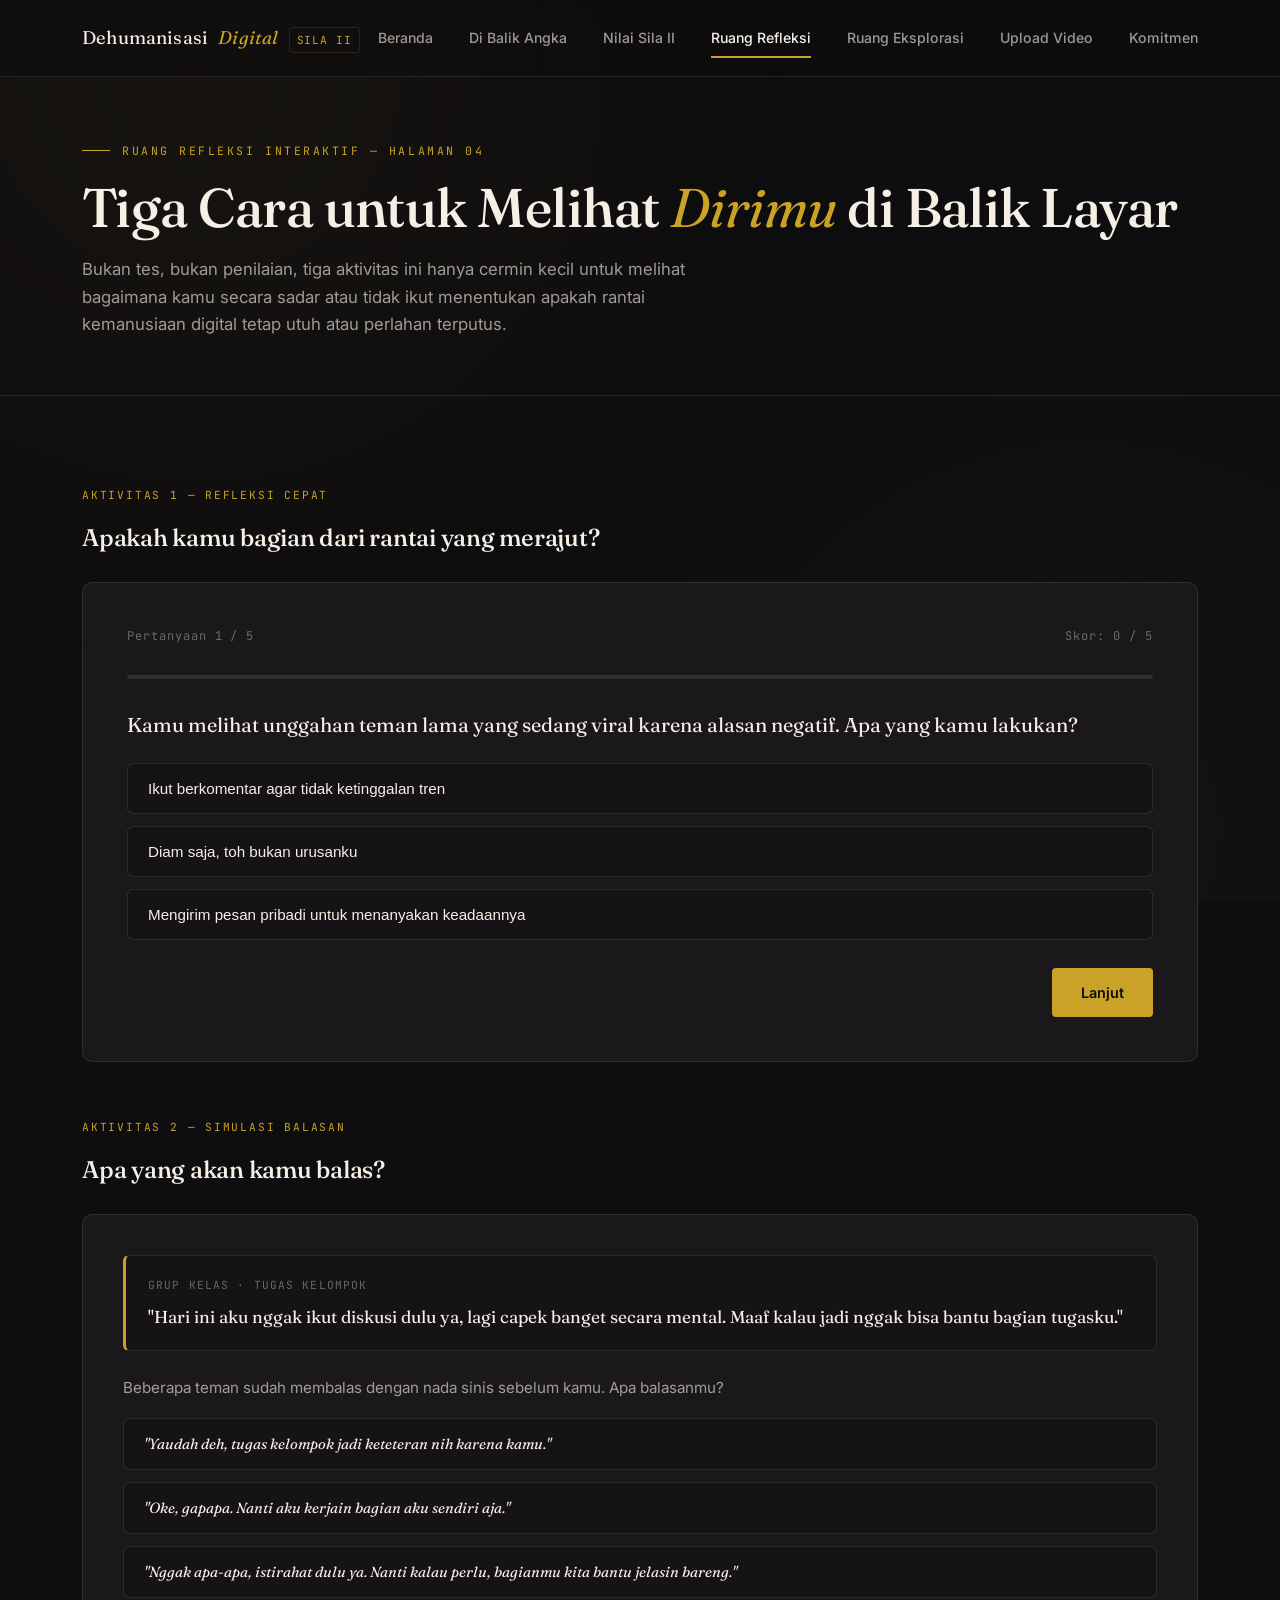
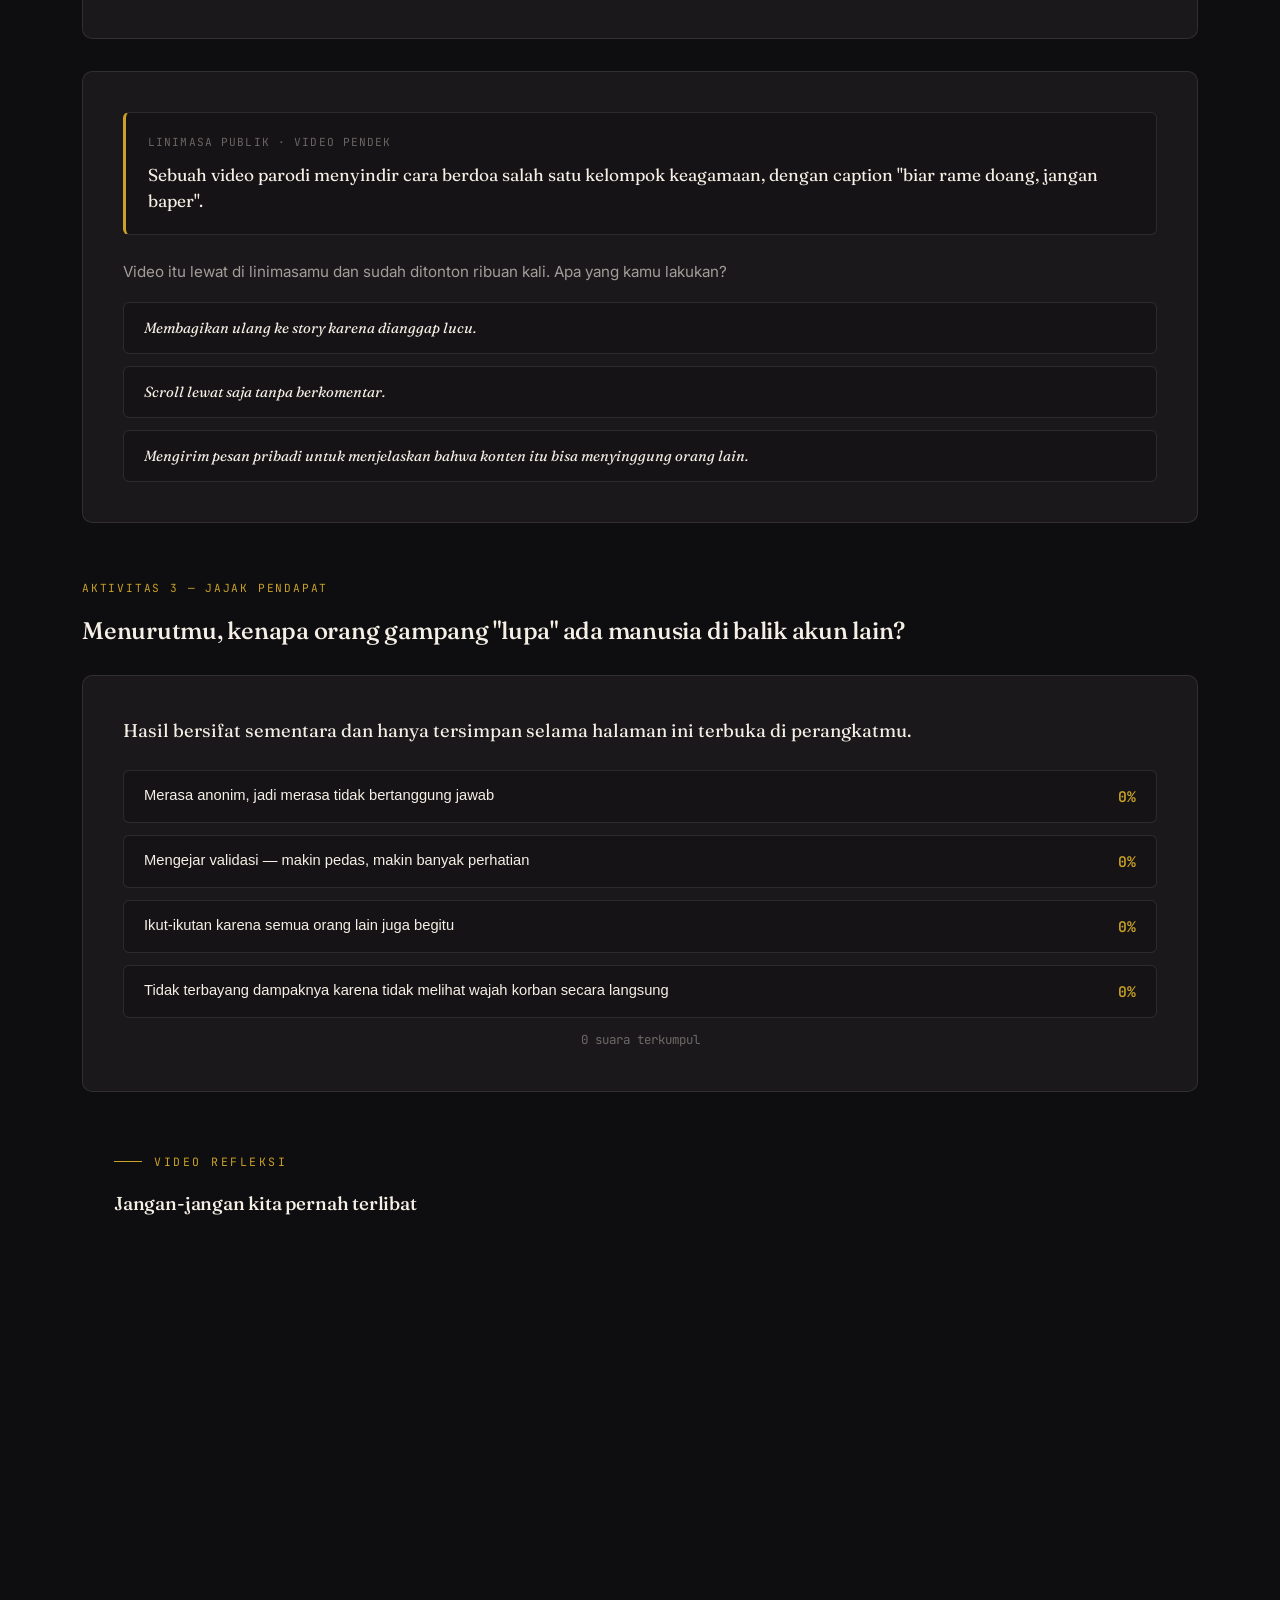
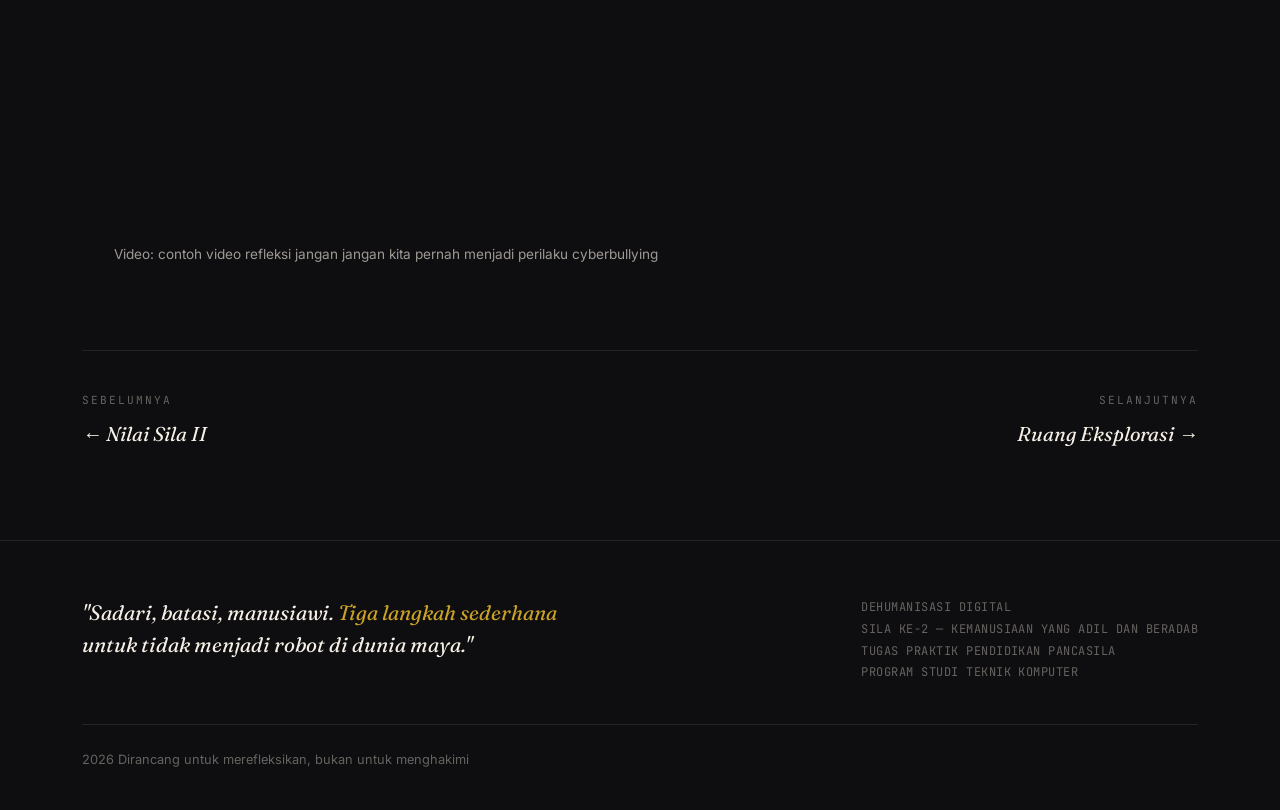
<file: ruang-refleksi.html>
<!DOCTYPE html>
<html lang="id">
<head>
<meta charset="UTF-8">
<meta name="viewport" content="width=device-width, initial-scale=1.0">
<title>Ruang Refleksi — Dehumanisasi Digital, Sila ke-2 Pancasila</title>
<meta name="description" content="Tiga aktivitas singkat untuk merefleksikan bagaimana kamu, secara sadar atau tidak, ikut menentukan rantai kemanusiaan digital.">
<link rel="preconnect" href="https://fonts.googleapis.com">
<link rel="preconnect" href="https://fonts.gstatic.com" crossorigin>
<link href="https://fonts.googleapis.com/css2?family=Fraunces:ital,opsz,wght@0,9..144,300;0,9..144,400;0,9..144,500;0,9..144,600;0,9..144,700;1,9..144,400;1,9..144,500&family=Inter:wght@300;400;500;600;700&family=JetBrains+Mono:wght@400;500;600;700&display=swap" rel="stylesheet">
<link rel="stylesheet" href="style.css">
</head>
<body>

<header>
  <div class="wrap nav">
    <a href="index.html" class="brand">Dehumanisasi <span style="font-style:italic;color:var(--gold)">Digital</span> <span class="mark">SILA II</span></a>
    <button class="nav-toggle" id="navToggle" aria-label="Buka menu navigasi" aria-expanded="false">
      <svg viewBox="0 0 24 24" fill="none" stroke="currentColor" stroke-width="2" stroke-linecap="round"><line x1="3" y1="6" x2="21" y2="6"/><line x1="3" y1="12" x2="21" y2="12"/><line x1="3" y1="18" x2="21" y2="18"/></svg>
    </button>
    <nav class="links" id="navLinks">
      <a href="index.html" class="nav-link">Beranda</a>
      <a href="di-balik-angka.html" class="nav-link">Di Balik Angka</a>
      <a href="nilai-sila-2.html" class="nav-link">Nilai Sila II</a>
      <a href="ruang-refleksi.html" class="nav-link active">Ruang Refleksi</a>
      <a href="ruang-eksplorasi.html" class="nav-link">Ruang Eksplorasi</a>
        <a href="video-upload.html" class="nav-link">Upload Video</a>
      <a href="komitmen.html" class="nav-link">Komitmen</a>
    </nav>
  </div>
</header>

<!-- ===== PAGE HERO ===== -->
<section class="page-hero">
  <div class="wrap reveal">
    <div class="eyebrow">Ruang Refleksi Interaktif — Halaman 04</div>
    <h1>Tiga Cara untuk Melihat <span class="accent">Dirimu</span> di Balik Layar</h1>
    <p class="lead">
      Bukan tes, bukan penilaian, tiga aktivitas ini hanya cermin kecil untuk melihat
      bagaimana kamu secara sadar atau tidak ikut menentukan apakah rantai kemanusiaan
      digital tetap utuh atau perlahan terputus.
    </p>
  </div>
</section>

<!-- ===== SECTION: RUANG REFLEKSI ===== -->
<section id="interaktif" class="section" style="border-top:none;">
  <div class="wrap">

    <!-- Quiz -->
    <div class="reveal" style="margin-bottom:56px;">
      <div class="label-tag" style="font-family:var(--mono);font-size:0.7rem;letter-spacing:0.16em;text-transform:uppercase;color:var(--gold);margin-bottom:14px;">Aktivitas 1 — Refleksi Cepat</div>
      <h3 style="font-size:1.5rem;margin-bottom:24px;">Apakah kamu bagian dari rantai yang merajut?</h3>
      <div class="quiz-box">
        <div id="quizActive">
          <div class="quiz-top">
            <span class="quiz-progress-label" id="quizProgress">Pertanyaan 1 / 5</span>
            <span class="quiz-progress-label" id="quizScoreLabel">Skor: 0 / 5</span>
          </div>
          <div class="quiz-bar"><div class="quiz-bar-fill" id="quizBarFill"></div></div>
          <div class="quiz-q" id="quizQuestion"></div>
          <div class="quiz-options" id="quizOptions"></div>
          <div class="quiz-feedback" id="quizFeedback"></div>
          <div class="quiz-actions">
            <button class="btn btn-primary" id="quizNext" disabled>Lanjut</button>
          </div>
        </div>
        <div id="quizResult" class="quiz-result" style="display:none;">
          <div class="score-big" id="quizFinalScore">0 / 5</div>
          <p id="quizFinalText"></p>
          <button class="btn btn-ghost" id="quizRetry">Ulangi Refleksi</button>
        </div>
      </div>
    </div>

    <!-- Comment simulation -->
    <div class="reveal" style="margin-bottom:56px;">
      <div class="label-tag" style="font-family:var(--mono);font-size:0.7rem;letter-spacing:0.16em;text-transform:uppercase;color:var(--gold);margin-bottom:14px;">Aktivitas 2 — Simulasi Balasan</div>
      <h3 style="font-size:1.5rem;margin-bottom:24px;">Apa yang akan kamu balas?</h3>

      <div class="sim-box">
        <div class="sim-post">
          <div class="post-meta">Grup Kelas · Tugas Kelompok</div>
          <div class="post-body">"Hari ini aku nggak ikut diskusi dulu ya, lagi capek banget secara mental. Maaf kalau jadi nggak bisa bantu bagian tugasku."</div>
        </div>
        <div class="sim-prompt">Beberapa teman sudah membalas dengan nada sinis sebelum kamu. Apa balasanmu?</div>
        <div class="sim-options" data-sim="1">
          <button class="sim-opt" data-result="bad">"Yaudah deh, tugas kelompok jadi keteteran nih karena kamu."</button>
          <button class="sim-opt" data-result="neutral">"Oke, gapapa. Nanti aku kerjain bagian aku sendiri aja."</button>
          <button class="sim-opt" data-result="good">"Nggak apa-apa, istirahat dulu ya. Nanti kalau perlu, bagianmu kita bantu jelasin bareng."</button>
        </div>
        <div class="sim-result" id="simResult1"></div>
      </div>

      <div class="sim-box">
        <div class="sim-post">
          <div class="post-meta">Linimasa Publik · Video Pendek</div>
          <div class="post-body">Sebuah video parodi menyindir cara berdoa salah satu kelompok keagamaan, dengan caption "biar rame doang, jangan baper".</div>
        </div>
        <div class="sim-prompt">Video itu lewat di linimasamu dan sudah ditonton ribuan kali. Apa yang kamu lakukan?</div>
        <div class="sim-options" data-sim="2">
          <button class="sim-opt" data-result="bad">Membagikan ulang ke story karena dianggap lucu.</button>
          <button class="sim-opt" data-result="neutral">Scroll lewat saja tanpa berkomentar.</button>
          <button class="sim-opt" data-result="good">Mengirim pesan pribadi untuk menjelaskan bahwa konten itu bisa menyinggung orang lain.</button>
        </div>
        <div class="sim-result" id="simResult2"></div>
      </div>
    </div>

    <!-- Poll -->
    <div class="reveal">
      <div class="label-tag" style="font-family:var(--mono);font-size:0.7rem;letter-spacing:0.16em;text-transform:uppercase;color:var(--gold);margin-bottom:14px;">Aktivitas 3 — Jajak Pendapat</div>
      <h3 style="font-size:1.5rem;margin-bottom:24px;">Menurutmu, kenapa orang gampang "lupa" ada manusia di balik akun lain?</h3>
      <div class="poll-box">
        <div class="poll-q">Hasil bersifat sementara dan hanya tersimpan selama halaman ini terbuka di perangkatmu.</div>
        <button class="poll-opt" data-poll="0">
          <div class="fill"></div>
          <div class="content"><span>Merasa anonim, jadi merasa tidak bertanggung jawab</span><span class="pct">0%</span></div>
        </button>
        <button class="poll-opt" data-poll="1">
          <div class="fill"></div>
          <div class="content"><span>Mengejar validasi — makin pedas, makin banyak perhatian</span><span class="pct">0%</span></div>
        </button>
        <button class="poll-opt" data-poll="2">
          <div class="fill"></div>
          <div class="content"><span>Ikut-ikutan karena semua orang lain juga begitu</span><span class="pct">0%</span></div>
        </button>
        <button class="poll-opt" data-poll="3">
          <div class="fill"></div>
          <div class="content"><span>Tidak terbayang dampaknya karena tidak melihat wajah korban secara langsung</span><span class="pct">0%</span></div>
        </button>
        <div class="poll-total" id="pollTotal">0 suara terkumpul</div>
      </div>
    </div>

  <div class="wrap reveal" style="margin-top: 60px;">
  <div class="eyebrow">Video Refleksi</div>
  <h3 style="margin-bottom: 20px;">Jangan-jangan kita pernah terlibat</h3>
  
  <!--video YouTube -->
  <div style="position: relative; padding-bottom: 56.25%; height: 0; overflow: hidden; border-radius: 12px;">
    <iframe width="560" height="315" src="https://www.youtube.com/embed/RgzkRTN0ShE?si=adowg1hviB6iC2VC" title="YouTube video player" frameborder="0" allow="accelerometer; autoplay; clipboard-write; encrypted-media; gyroscope; picture-in-picture; web-share" referrerpolicy="strict-origin-when-cross-origin" allowfullscreen></iframe>
  </div>
  <p style="color: var(--cream-dim); margin-top: 12px; font-size: 0.85rem;">
    Video: contoh video refleksi jangan jangan kita pernah menjadi perilaku cyberbullying
  </p>
</div>


    <div class="page-flow reveal">
      <a href="nilai-sila-2.html" class="prev">
        <span class="dir-label">Sebelumnya</span>
        <span class="dir-title">← Nilai Sila II</span>
      </a>
      <a href="ruang-eksplorasi.html" class="next">
        <span class="dir-label">Selanjutnya</span>
        <span class="dir-title">Ruang Eksplorasi →</span>
      </a>
    </div>
  </div>
</section>

<footer>
  <div class="wrap">
    <div class="footer-grid">
      <div class="footer-quote">
        "Sadari, batasi, manusiawi. <span class="accent">Tiga langkah sederhana</span>
        untuk tidak menjadi robot di dunia maya."
      </div>
      <div class="footer-meta">
        DEHUMANISASI DIGITAL<br>
        SILA KE-2 — KEMANUSIAAN YANG ADIL DAN BERADAB<br>
        TUGAS PRAKTIK PENDIDIKAN PANCASILA<br>
        PROGRAM STUDI TEKNIK KOMPUTER
      </div>
    </div>
    <div class="footer-bottom">
      <span>2026 Dirancang untuk merefleksikan, bukan untuk menghakimi</span>
    </div>
  </div>
</footer>

<script src="script.js"></script>
<script>
// ===== Quiz =====
const quizData = [
  {
    q: "Kamu melihat unggahan teman lama yang sedang viral karena alasan negatif. Apa yang kamu lakukan?",
    options: [
      { text: "Ikut berkomentar agar tidak ketinggalan tren", type: "bad", feedback: "Komentar tambahan, sekecil apa pun, menambah beban di pundak satu orang yang sama." },
      { text: "Diam saja, toh bukan urusanku", type: "neutral", feedback: "Diam memang tidak menambah luka — tapi juga tidak membantu menghentikannya." },
      { text: "Mengirim pesan pribadi untuk menanyakan keadaannya", type: "good", feedback: "Tepat. Kamu memilih melihatnya sebagai manusia, bukan sebagai bahan tontonan." }
    ]
  },
  {
    q: "Sebuah grup WhatsApp ramai membahas dan menertawakan kesalahan kecil seseorang. Sikapmu?",
    options: [
      { text: "Menambahkan stiker tertawa biar makin seru", type: "bad", feedback: "Tawa kolektif yang terus diberi bahan bakar bisa terasa seperti pengadilan massal bagi yang dibicarakan." },
      { text: "Keluar dari percakapan tanpa bilang apa-apa", type: "neutral", feedback: "Menjauh dari toksisitas itu sah, tapi orang yang dibahas tetap tidak terbantu." },
      { text: "Mengingatkan secara halus bahwa orang itu mungkin juga ada di grup yang sama", type: "good", feedback: "Mengingatkan dengan baik bisa menghentikan bola salju sebelum makin besar." }
    ]
  },
  {
    q: "Kamu membaca berita yang provokatif tapi belum jelas sumbernya. Apa langkahmu?",
    options: [
      { text: "Langsung membagikan karena terasa penting untuk diketahui", type: "bad", feedback: "Informasi yang belum diverifikasi bisa menambah angka korban — kali ini korban dari fitnah atau kesalahpahaman." },
      { text: "Membagikan tapi menulis 'CMIIW'", type: "neutral", feedback: "Niat baik, tapi penyebaran tetap terjadi sebelum kebenarannya dipastikan." },
      { text: "Mencari sumber resmi sebelum memutuskan membagikan atau tidak", type: "good", feedback: "Memeriksa fakta adalah bentuk tanggung jawab paling sederhana sebelum sebuah klaim menyebar." }
    ]
  },
  {
    q: "Seseorang yang berbeda pendapat denganmu di kolom komentar mulai terdengar emosional. Responsmu?",
    options: [
      { text: "Membalas dengan nada yang lebih tajam supaya 'menang'", type: "bad", feedback: "Perdebatan yang makin tajam sering berakhir dengan dua orang yang sama-sama merasa diserang." },
      { text: "Berhenti membalas tanpa penjelasan", type: "neutral", feedback: "Menghindari konflik itu wajar, tapi diskusi yang terputus tiba-tiba kadang terasa seperti diabaikan." },
      { text: "Menanggapi dengan tenang dan mengakui ada sudut pandang lain", type: "good", feedback: "Ketenangan sering jadi alasan sebuah diskusi tetap berada di jalurnya." }
    ]
  },
  {
    q: "Kamu punya banyak pengikut dan menyadari unggahanmu bisa memengaruhi opini orang lain. Bagaimana kamu menggunakannya?",
    options: [
      { text: "Sesekali membuat konten kontroversial karena 'engagement-nya bagus'", type: "bad", feedback: "Engagement yang dibangun dari kemarahan orang lain tetap dibangun di atas sesuatu yang nyata: emosi manusia sungguhan." },
      { text: "Fokus pada konten netral saja, tidak peduli isu sosial", type: "neutral", feedback: "Netral tidak salah, tapi pengaruh yang dimiliki jadi tidak digunakan untuk hal yang bisa membantu." },
      { text: "Sesekali menggunakan jangkauan untuk mengajak hal-hal positif", type: "good", feedback: "Pengaruh sekecil apa pun, jika diarahkan dengan sadar, bisa menjadi bagian dari rantai yang merajut." }
    ]
  }
];

let quizIndex = 0;
let quizScore = 0;
let quizAnswered = false;

const quizQuestion = document.getElementById('quizQuestion');
const quizOptions = document.getElementById('quizOptions');
const quizFeedback = document.getElementById('quizFeedback');
const quizNext = document.getElementById('quizNext');
const quizProgress = document.getElementById('quizProgress');
const quizScoreLabel = document.getElementById('quizScoreLabel');
const quizBarFill = document.getElementById('quizBarFill');
const quizActive = document.getElementById('quizActive');
const quizResult = document.getElementById('quizResult');
const quizFinalScore = document.getElementById('quizFinalScore');
const quizFinalText = document.getElementById('quizFinalText');
const quizRetry = document.getElementById('quizRetry');

function renderQuiz(){
  quizAnswered = false;
  const item = quizData[quizIndex];
  quizQuestion.textContent = item.q;
  quizOptions.innerHTML = '';
  quizFeedback.classList.remove('show');
  quizFeedback.textContent = '';
  quizNext.disabled = true;
  quizProgress.textContent = `Pertanyaan ${quizIndex + 1} / ${quizData.length}`;
  quizScoreLabel.textContent = `Skor: ${quizScore} / ${quizData.length}`;
  quizBarFill.style.width = `${(quizIndex / quizData.length) * 100}%`;

  item.options.forEach((opt) => {
    const btn = document.createElement('button');
    btn.className = 'quiz-opt';
    btn.textContent = opt.text;
    btn.addEventListener('click', () => {
      if (quizAnswered) return;
      quizAnswered = true;
      const allBtns = quizOptions.querySelectorAll('.quiz-opt');
      allBtns.forEach(b => b.disabled = true);
      if (opt.type === 'good'){
        btn.classList.add('selected-good');
        quizScore++;
      } else {
        btn.classList.add('selected-bad');
      }
      quizScoreLabel.textContent = `Skor: ${quizScore} / ${quizData.length}`;
      quizFeedback.textContent = opt.feedback;
      quizFeedback.classList.add('show');
      quizNext.disabled = false;
    });
    quizOptions.appendChild(btn);
  });
}

quizNext.addEventListener('click', () => {
  quizIndex++;
  if (quizIndex >= quizData.length){
    quizActive.style.display = 'none';
    quizResult.style.display = 'block';
    quizFinalScore.textContent = `${quizScore} / ${quizData.length}`;
    quizBarFill.style.width = '100%';
    let text;
    if (quizScore === quizData.length){
      text = "Setiap responsmu memilih untuk menjaga rantai kemanusiaan tetap utuh. Konsistensi seperti ini, jika dilakukan banyak orang, bisa mengubah suasana ruang digital secara nyata.";
    } else if (quizScore >= 3){
      text = "Sebagian besar responsmu sudah mengarah pada empati — namun masih ada momen di mana mata rantai bisa melemah. Tidak masalah, refleksi ini bukan ujian, melainkan pengingat kecil.";
    } else {
      text = "Hasil ini bukan untuk menghakimi, melainkan mengajak melihat kembali: pada momen-momen tertentu, mungkin kita lebih mudah melihat angka dan reaksi daripada manusia di baliknya.";
    }
    quizFinalText.textContent = text;
  } else {
    renderQuiz();
  }
});

quizRetry.addEventListener('click', () => {
  quizIndex = 0;
  quizScore = 0;
  quizActive.style.display = 'block';
  quizResult.style.display = 'none';
  renderQuiz();
});

renderQuiz();

// ===== Comment simulation =====
const simFeedback = {
  bad: "Balasan seperti ini menambah tekanan pada satu orang yang sama — efeknya menumpuk meski masing-masing komentar terasa kecil.",
  neutral: "Balasan ini tidak menyakiti, tapi juga belum menjadi dukungan nyata bagi orang yang sedang kesulitan.",
  good: "Balasan ini mengingatkan bahwa di balik unggahan itu ada manusia yang sedang lelah — dan ia tidak sendirian."
};

document.querySelectorAll('.sim-options').forEach(group => {
  const simId = group.dataset.sim;
  const resultEl = document.getElementById('simResult' + simId);
  group.querySelectorAll('.sim-opt').forEach(btn => {
    btn.addEventListener('click', () => {
      if (group.dataset.answered) return;
      group.dataset.answered = 'true';
      group.querySelectorAll('.sim-opt').forEach(b => b.disabled = true);
      btn.classList.add('picked');
      resultEl.textContent = simFeedback[btn.dataset.result];
      resultEl.classList.add('show');
    });
  });
});

// ===== Poll =====
let pollVotes = [0, 0, 0, 0];
let pollVoted = false;
const pollOpts = document.querySelectorAll('.poll-opt');
const pollTotal = document.getElementById('pollTotal');

function renderPoll(){
  const total = pollVotes.reduce((a,b) => a+b, 0);
  pollOpts.forEach((opt, i) => {
    const pct = total === 0 ? 0 : Math.round((pollVotes[i] / total) * 100);
    opt.querySelector('.fill').style.width = pct + '%';
    opt.querySelector('.pct').textContent = pct + '%';
  });
  pollTotal.textContent = `${total} suara terkumpul`;
}

pollOpts.forEach((opt) => {
  opt.addEventListener('click', () => {
    if (pollVoted) return;
    pollVoted = true;
    const idx = parseInt(opt.dataset.poll, 10);
    pollVotes[idx]++;
    pollOpts.forEach(o => o.disabled = true);
    renderPoll();
  });
});
renderPoll();
</script>

</body>
</html>
</file>
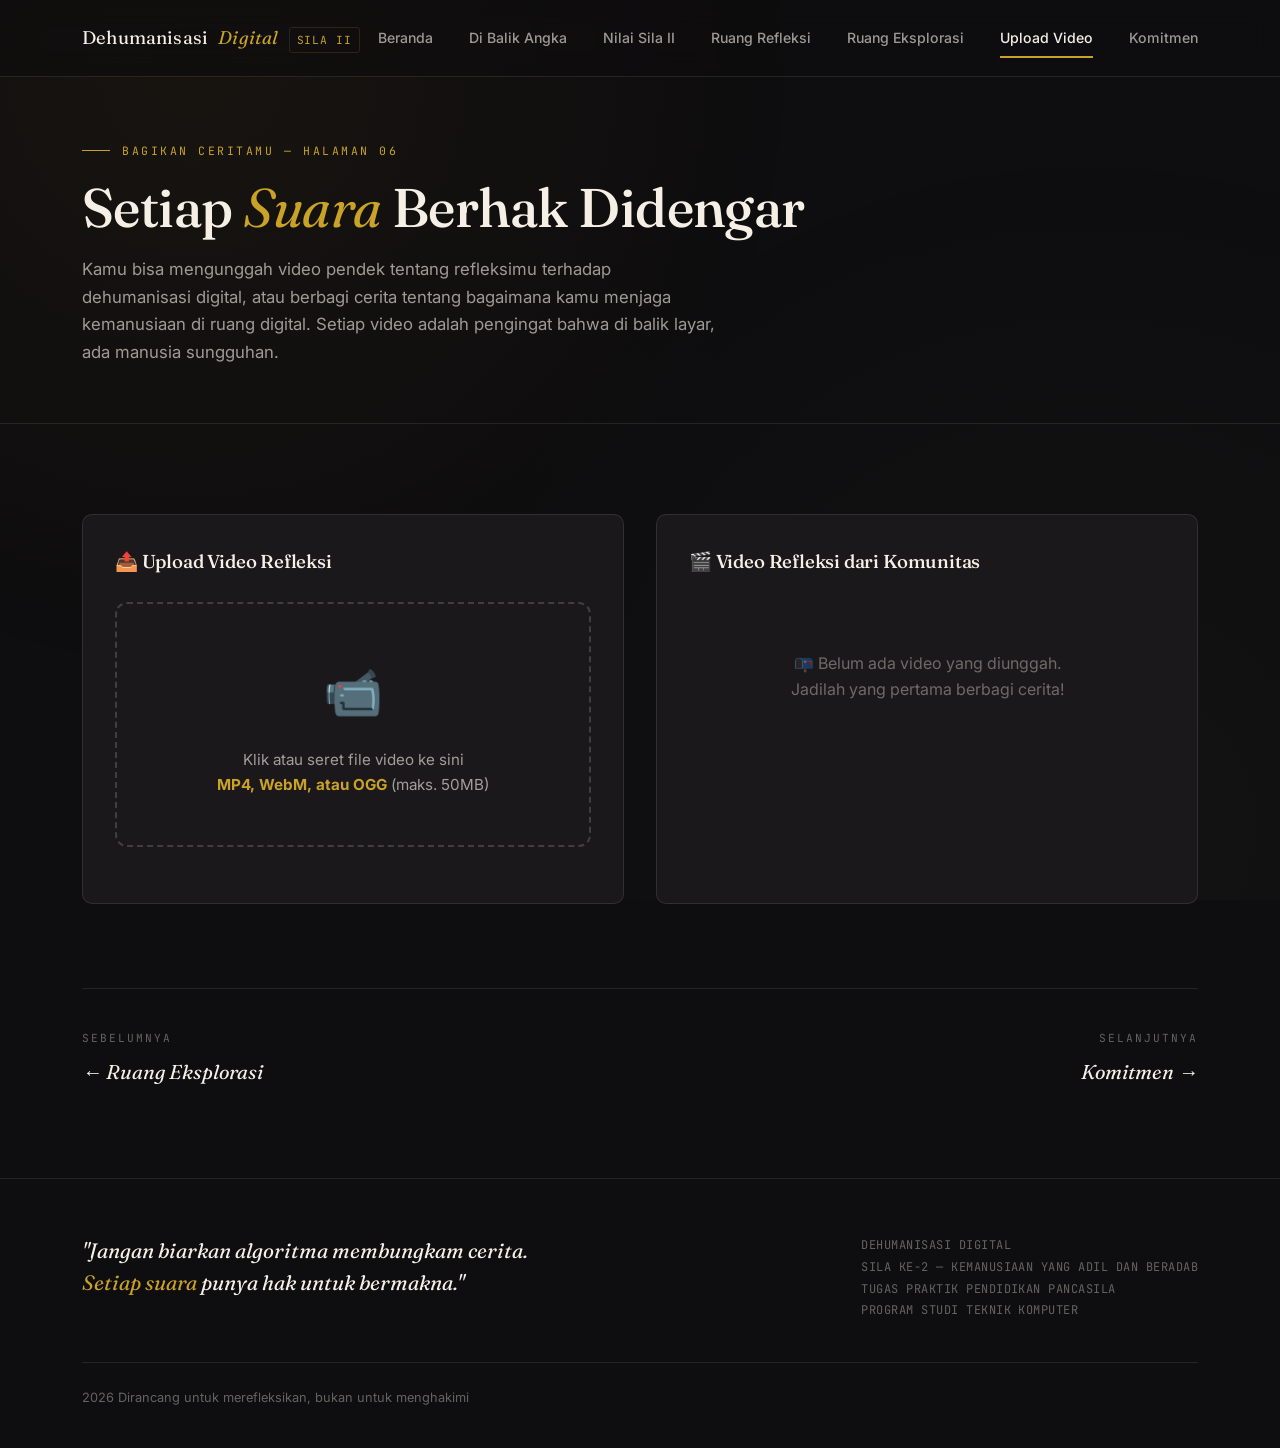
<file: video-upload.html>
<!DOCTYPE html>
<html lang="id">
<head>
<meta charset="UTF-8">
<meta name="viewport" content="width=device-width, initial-scale=1.0">
<title>Upload Video — Dehumanisasi Digital, Sila ke-2 Pancasila</title>
<meta name="description" content="Bagikan cerita atau refleksimu melalui video. Setiap suara berhak didengar.">
<link rel="preconnect" href="https://fonts.googleapis.com">
<link rel="preconnect" href="https://fonts.gstatic.com" crossorigin>
<link href="https://fonts.googleapis.com/css2?family=Fraunces:ital,opsz,wght@0,9..144,300;0,9..144,400;0,9..144,500;0,9..144,600;0,9..144,700;1,9..144,400;1,9..144,500&family=Inter:wght@300;400;500;600;700&family=JetBrains+Mono:wght@400;500;600;700&display=swap" rel="stylesheet">
<link rel="stylesheet" href="style.css">
</head>
<body>

<header>
  <div class="wrap nav">
    <a href="index.html" class="brand">Dehumanisasi <span style="font-style:italic;color:var(--gold)">Digital</span> <span class="mark">SILA II</span></a>
    <button class="nav-toggle" id="navToggle" aria-label="Buka menu navigasi" aria-expanded="false">
      <svg viewBox="0 0 24 24" fill="none" stroke="currentColor" stroke-width="2" stroke-linecap="round"><line x1="3" y1="6" x2="21" y2="6"/><line x1="3" y1="12" x2="21" y2="12"/><line x1="3" y1="18" x2="21" y2="18"/></svg>
    </button>
    <nav class="links" id="navLinks">
      <a href="index.html" class="nav-link">Beranda</a>
      <a href="di-balik-angka.html" class="nav-link">Di Balik Angka</a>
      <a href="nilai-sila-2.html" class="nav-link">Nilai Sila II</a>
      <a href="ruang-refleksi.html" class="nav-link">Ruang Refleksi</a>
      <a href="ruang-eksplorasi.html" class="nav-link">Ruang Eksplorasi</a>
      <a href="video-upload.html" class="nav-link active">Upload Video</a>
      <a href="komitmen.html" class="nav-link">Komitmen</a>
    </nav>
  </div>
</header>

<section class="page-hero">
  <div class="wrap reveal">
    <div class="eyebrow">Bagikan Ceritamu — Halaman 06</div>
    <h1>Setiap <span class="accent">Suara</span> Berhak Didengar</h1>
    <p class="lead">
      Kamu bisa mengunggah video pendek tentang refleksimu terhadap dehumanisasi digital,
      atau berbagi cerita tentang bagaimana kamu menjaga kemanusiaan di ruang digital.
      Setiap video adalah pengingat bahwa di balik layar, ada manusia sungguhan.
    </p>
  </div>
</section>

<section id="video-upload" class="section" style="border-top:none;">
  <div class="wrap">
    <div class="upload-container reveal">
      
      <!-- Bagian Upload -->
      <div class="upload-box">
        <h3 style="margin-bottom: 24px;">📤 Upload Video Refleksi</h3>
        <div class="upload-area" id="uploadArea">
          <div class="upload-icon">📹</div>
          <div class="upload-text">
            Klik atau seret file video ke sini<br>
            <strong>MP4, WebM, atau OGG</strong> (maks. 50MB)
          </div>
        </div>
        <input type="file" id="videoInput" accept="video/*" class="file-input">
        
        <div id="videoPreview" class="video-preview" style="display:none;">
          <video id="previewVideo" controls></video>
          <input type="text" id="videoTitle" class="video-title-input" placeholder="Judul video (opsional)" maxlength="100">
          <button id="confirmUpload" class="btn btn-primary upload-btn">✨ Unggah Video</button>
        </div>
        
        <div id="uploadMessage" style="margin-top: 16px; font-size: 0.85rem; color: var(--cream-dim); text-align: center;"></div>
      </div>
      
      <!-- Galeri Video -->
      <div class="video-gallery">
        <h3 style="margin-bottom: 24px;">🎬 Video Refleksi dari Komunitas</h3>
        <div id="videoGalleryList">
          <div class="empty-gallery">
            Belum ada video yang diunggah.<br>
            Jadilah yang pertama berbagi cerita!
          </div>
        </div>
      </div>
      
    </div>

    <div class="page-flow reveal">
      <a href="ruang-eksplorasi.html" class="prev">
        <span class="dir-label">Sebelumnya</span>
        <span class="dir-title">← Ruang Eksplorasi</span>
      </a>
      <a href="komitmen.html" class="next">
        <span class="dir-label">Selanjutnya</span>
        <span class="dir-title">Komitmen →</span>
      </a>
    </div>
  </div>
</section>

<footer>
  <div class="wrap">
    <div class="footer-grid">
      <div class="footer-quote">
        "Jangan biarkan algoritma membungkam cerita. <span class="accent">Setiap suara</span>
        punya hak untuk bermakna."
      </div>
      <div class="footer-meta">
        DEHUMANISASI DIGITAL<br>
        SILA KE-2 — KEMANUSIAAN YANG ADIL DAN BERADAB<br>
        TUGAS PRAKTIK PENDIDIKAN PANCASILA<br>
        PROGRAM STUDI TEKNIK KOMPUTER
      </div>
    </div>
    <div class="footer-bottom">
      <span>2026 Dirancang untuk merefleksikan, bukan untuk menghakimi</span>
    </div>
  </div>
</footer>

<script src="script.js"></script>
<script>
// ===== VIDEO UPLOAD SYSTEM =====
// Menggunakan localStorage untuk menyimpan video

let videos = [];

// Load videos dari localStorage
function loadVideos() {
  const stored = localStorage.getItem('reflection_videos');
  if (stored) {
    try {
      videos = JSON.parse(stored);
    } catch(e) { videos = []; }
  }
  renderGallery();
}

// Simpan videos ke localStorage
function saveVideos() {
  localStorage.setItem('reflection_videos', JSON.stringify(videos));
  renderGallery();
}

// Render galeri video
function renderGallery() {
  const gallery = document.getElementById('videoGalleryList');
  if (!gallery) return;
  
  if (videos.length === 0) {
    gallery.innerHTML = '<div class="empty-gallery">📭 Belum ada video yang diunggah.<br>Jadilah yang pertama berbagi cerita!</div>';
    return;
  }
  
  gallery.innerHTML = '';
  videos.forEach((video, index) => {
    const videoCard = document.createElement('div');
    videoCard.className = 'video-card';
    videoCard.innerHTML = `
      <video src="${video.dataURL}" controls></video>
      <h4>${escapeHtml(video.title) || 'Video Refleksi'}</h4>
      <div class="video-meta">Diunggah: ${video.date}</div>
      <button class="delete-video" data-index="${index}">🗑 Hapus</button>
    `;
    gallery.appendChild(videoCard);
  });
  
  // Tambahkan event listener untuk tombol hapus
  document.querySelectorAll('.delete-video').forEach(btn => {
    btn.addEventListener('click', (e) => {
      const index = parseInt(btn.dataset.index);
      videos.splice(index, 1);
      saveVideos();
    });
  });
}

// Escape HTML untuk keamanan
function escapeHtml(str) {
  if (!str) return '';
  return str.replace(/[&<>]/g, function(m) {
    if (m === '&') return '&amp;';
    if (m === '<') return '&lt;';
    if (m === '>') return '&gt;';
    return m;
  });
}

// Upload area handlers
const uploadArea = document.getElementById('uploadArea');
const videoInput = document.getElementById('videoInput');
const videoPreview = document.getElementById('videoPreview');
const previewVideo = document.getElementById('previewVideo');
const videoTitle = document.getElementById('videoTitle');
const confirmUpload = document.getElementById('confirmUpload');
const uploadMessage = document.getElementById('uploadMessage');

let selectedFile = null;

if (uploadArea) {
  uploadArea.addEventListener('click', () => videoInput.click());
  
  uploadArea.addEventListener('dragover', (e) => {
    e.preventDefault();
    uploadArea.classList.add('drag-over');
  });
  
  uploadArea.addEventListener('dragleave', () => {
    uploadArea.classList.remove('drag-over');
  });
  
  uploadArea.addEventListener('drop', (e) => {
    e.preventDefault();
    uploadArea.classList.remove('drag-over');
    const file = e.dataTransfer.files[0];
    if (file && file.type.startsWith('video/')) {
      handleFile(file);
    } else {
      uploadMessage.textContent = '❌ Harap unggah file video yang valid.';
    }
  });
}

if (videoInput) {
  videoInput.addEventListener('change', (e) => {
    if (e.target.files && e.target.files[0]) {
      handleFile(e.target.files[0]);
    }
  });
}

function handleFile(file) {
  // Cek ukuran file (maks 50MB)
  if (file.size > 50 * 1024 * 1024) {
    uploadMessage.textContent = '❌ Ukuran file terlalu besar. Maksimal 50MB.';
    return;
  }
  
  selectedFile = file;
  const url = URL.createObjectURL(file);
  previewVideo.src = url;
  videoPreview.style.display = 'block';
  uploadMessage.textContent = '';
  videoTitle.value = '';
}

if (confirmUpload) {
  confirmUpload.addEventListener('click', () => {
    if (!selectedFile) {
      uploadMessage.textContent = '❌ Pilih video terlebih dahulu.';
      return;
    }
    
    uploadMessage.textContent = '📤 Mengunggah video...';
    confirmUpload.disabled = true;
    
    const reader = new FileReader();
    reader.onload = function(e) {
      const videoData = {
        id: Date.now(),
        title: videoTitle.value.trim() || 'Video Refleksi',
        dataURL: e.target.result,
        date: new Date().toLocaleDateString('id-ID'),
        size: selectedFile.size
      };
      
      videos.unshift(videoData); // Tambah di awal
      saveVideos();
      
      // Reset form
      selectedFile = null;
      videoPreview.style.display = 'none';
      previewVideo.src = '';
      videoTitle.value = '';
      videoInput.value = '';
      confirmUpload.disabled = false;
      uploadMessage.textContent = '✅ Video berhasil diunggah! Terima kasih telah berbagi.';
      
      setTimeout(() => {
        uploadMessage.textContent = '';
      }, 3000);
    };
    
    reader.onerror = function() {
      uploadMessage.textContent = '❌ Gagal membaca file. Silakan coba lagi.';
      confirmUpload.disabled = false;
    };
    
    reader.readAsDataURL(selectedFile);
  });
}

// Load videos saat halaman dimuat
loadVideos();
</script>

</body>
</html>
</file>
<file: style.css>
:root{
    --bg: #0e0d0f;
    --bg-soft: #151315;
    --bg-card: #1b181b;
    --line: rgba(245,239,230,0.10);
    --line-strong: rgba(245,239,230,0.18);
    --cream: #f5efe6;
    --cream-dim: rgba(245,239,230,0.62);
    --cream-faint: rgba(245,239,230,0.38);
    --gold: #c9a227;
    --gold-soft: rgba(201,162,39,0.16);
    --rust: #b1543f;
    --rust-soft: rgba(177,84,63,0.14);
    --olive: #5f7a5e;
    --olive-soft: rgba(95,122,94,0.16);
    --serif: "Fraunces", serif;
    --sans: "Inter", system-ui, sans-serif;
    --mono: "JetBrains Mono", monospace;
    --container: 1180px;
    --radius: 4px;
  }
  *{ margin:0; padding:0; box-sizing:border-box; }
  html{ scroll-behavior:smooth; }
  body{
    background: var(--bg);
    color: var(--cream);
    font-family: var(--sans);
    line-height: 1.65;
    -webkit-font-smoothing: antialiased;
    overflow-x: hidden;
  }
  body::before{
    content:"";
    position: fixed;
    inset:0;
    background-image: radial-gradient(circle at 15% 8%, rgba(201,162,39,0.05), transparent 45%),
                      radial-gradient(circle at 85% 92%, rgba(95,122,94,0.06), transparent 50%);
    pointer-events:none;
    z-index:0;
  }
  a{ color: inherit; text-decoration:none; }
  ::selection{ background: var(--gold); color: var(--bg); }
  a:focus-visible, button:focus-visible, [tabindex]:focus-visible{
    outline: 2px solid var(--gold);
    outline-offset: 3px;
    border-radius: 2px;
  }
  .wrap{
    max-width: var(--container);
    margin: 0 auto;
    padding: 0 32px;
  }
  @media (max-width: 720px){
    .wrap{ padding: 0 20px; }
  }
  section{ position: relative; z-index:1; }
  .eyebrow{
    font-family: var(--mono);
    font-size: 0.72rem;
    letter-spacing: 0.22em;
    text-transform: uppercase;
    color: var(--gold);
    display:flex;
    align-items:center;
    gap: 12px;
    margin-bottom: 18px;
  }
  .eyebrow::before{
    content:"";
    width: 28px; height:1px;
    background: var(--gold);
    display:inline-block;
  }
  h1,h2,h3{ font-family: var(--serif); font-weight: 500; letter-spacing: -0.01em; }
  header{
    position: sticky;
    top:0;
    z-index: 100;
    backdrop-filter: blur(14px) saturate(140%);
    background: rgba(14,13,15,0.72);
    border-bottom: 1px solid var(--line);
  }
  .nav{
    display:flex;
    align-items:center;
    justify-content:space-between;
    height: 76px;
  }
  .brand{
    display:flex;
    align-items:baseline;
    gap: 10px;
    font-family: var(--serif);
    font-size: 1.15rem;
    letter-spacing: 0.01em;
  }
  .brand .mark{
    font-family: var(--mono);
    font-size: 0.7rem;
    color: var(--gold);
    border: 1px solid var(--gold-soft);
    padding: 3px 7px;
    border-radius: 3px;
    letter-spacing: 0.08em;
  }
  nav.links{
    display:flex;
    gap: 36px;
    font-size: 0.88rem;
    font-weight: 500;
  }
  nav.links a{
    position:relative;
    padding: 6px 0;
    color: var(--cream-dim);
    transition: color .25s;
  }
  nav.links a:hover, nav.links a.active{ color: var(--cream); }
  nav.links a.active::after{
    content:"";
    position:absolute;
    left:0; right:0; bottom:-2px;
    height:2px;
    background: var(--gold);
  }
  .nav-toggle{
    display:none;
    background:none;
    border:1px solid var(--line-strong);
    color: var(--cream);
    width: 42px; height: 42px;
    border-radius: var(--radius);
    cursor:pointer;
    align-items:center;
    justify-content:center;
  }
  .nav-toggle svg{ width:18px; height:18px; }
  @media (max-width: 880px){
    nav.links{
      position: fixed;
      inset: 76px 0 0 0;
      flex-direction: column;
      gap: 0;
      background: var(--bg-soft);
      padding: 12px 24px 24px;
      transform: translateY(-12px);
      opacity: 0;
      visibility: hidden;
      transition: opacity .25s, transform .25s, visibility .25s;
      border-bottom: 1px solid var(--line);
    }
    nav.links.open{
      transform: translateY(0);
      opacity:1;
      visibility: visible;
    }
    nav.links a{
      padding: 16px 4px;
      border-bottom: 1px solid var(--line);
      font-size: 1rem;
    }
    nav.links a.active::after{ display:none; }
    nav.links a.active{ color: var(--gold); }
    .nav-toggle{ display:flex; }
  }
  .hero{
    padding: 110px 0 90px;
    position: relative;
  }
  .hero-grid{
    display:grid;
    grid-template-columns: 1.3fr 1fr;
    gap: 60px;
    align-items:center;
  }
  .hero h1{
    font-size: clamp(2.6rem, 6.2vw, 4.6rem);
    line-height: 1.06;
    margin-bottom: 28px;
  }
  .hero h1 .accent{
    color: var(--gold);
    font-style: italic;
    font-weight: 400;
  }
  .hero p.lead{
    font-size: 1.08rem;
    color: var(--cream-dim);
    max-width: 540px;
    margin-bottom: 36px;
  }
  .hero-cta{
    display:flex;
    gap: 16px;
    flex-wrap: wrap;
  }
  .btn{
    font-family: var(--sans);
    font-weight: 600;
    font-size: 0.9rem;
    padding: 15px 28px;
    border-radius: var(--radius);
    border: 1px solid transparent;
    cursor: pointer;
    transition: all .25s;
    display:inline-flex;
    align-items:center;
    gap:10px;
  }
  .btn-primary{
    background: var(--gold);
    color: var(--bg);
  }
  .btn-primary:hover{ background: #ddb53a; transform: translateY(-2px); }
  .btn-ghost{
    border-color: var(--line-strong);
    color: var(--cream);
  }
  .btn-ghost:hover{ border-color: var(--gold); color: var(--gold); }
  .hero-card{
    background: var(--bg-card);
    border: 1px solid var(--line);
    border-radius: 10px;
    padding: 36px;
    position: relative;
    overflow:hidden;
  }
  .hero-card::before{
    content:"";
    position:absolute;
    top:-60px; right:-60px;
    width: 200px; height: 200px;
    background: radial-gradient(circle, var(--gold-soft), transparent 70%);
  }
  .hero-card .tag{
    font-family: var(--mono);
    font-size: 0.7rem;
    color: var(--cream-faint);
    letter-spacing: 0.1em;
    text-transform: uppercase;
    margin-bottom: 18px;
  }
  .flip-stage{
    position: relative;
    height: 190px;
    perspective: 1000px;
  }
  .flip-card{
    position:absolute; inset:0;
    transition: opacity .6s ease, transform .6s ease;
  }
  .flip-card.num{
    display:flex;
    flex-direction:column;
    justify-content:center;
  }
  .flip-card.num .big{
    font-family: var(--mono);
    font-size: 3.6rem;
    font-weight: 700;
    color: var(--rust);
    line-height:1;
    letter-spacing: -0.02em;
  }
  .flip-card.num .small{
    font-family: var(--mono);
    font-size: 0.78rem;
    color: var(--cream-faint);
    margin-top: 10px;
    letter-spacing: 0.05em;
  }
  .flip-card.human{
    display:flex;
    flex-direction:column;
    justify-content:center;
    opacity:0;
  }
  .flip-card.human .big{
    font-family: var(--serif);
    font-size: 1.7rem;
    font-style: italic;
    color: var(--cream);
    line-height:1.35;
  }
  .flip-card.human .small{
    font-family: var(--mono);
    font-size: 0.74rem;
    color: var(--olive);
    margin-top: 14px;
    letter-spacing: 0.05em;
  }
  .hero-card.flipped .flip-card.num{ opacity:0; }
  .hero-card.flipped .flip-card.human{ opacity:1; }
  .hero-card .hint{
    margin-top: 22px;
    font-family: var(--mono);
    font-size: 0.7rem;
    color: var(--cream-faint);
    border-top: 1px solid var(--line);
    padding-top: 16px;
    text-align:center;
  }
  @media (max-width: 980px){
    .hero-grid{ grid-template-columns: 1fr; gap: 48px; }
    .hero{ padding: 64px 0 56px; }
    .hero p.lead{ max-width: none; }
  }
  .section{
    padding: 90px 0;
    border-top: 1px solid var(--line);
  }
  .section-head{
    max-width: 720px;
    margin-bottom: 56px;
  }
  .section-head h2{
    font-size: clamp(1.9rem, 4vw, 2.7rem);
    margin-bottom: 18px;
  }
  .section-head p{
    color: var(--cream-dim);
    font-size: 1.02rem;
  }
  @media (max-width: 720px){
    .section{ padding: 64px 0; }
    .section-head{ margin-bottom: 36px; }
  }
  .tally-grid{
    display:grid;
    grid-template-columns: repeat(3, 1fr);
    gap: 1px;
    background: var(--line);
    border: 1px solid var(--line);
    border-radius: 8px;
    overflow:hidden;
    margin-bottom: 56px;
  }
  .tally-item{
    background: var(--bg-card);
    padding: 36px 28px;
    transition: background .3s;
  }
  .tally-item:hover{ background: #201d20; }
  .tally-item .num{
    font-family: var(--mono);
    font-size: clamp(2.2rem, 4vw, 3rem);
    font-weight: 700;
    color: var(--gold);
    line-height:1;
    margin-bottom: 14px;
    font-variant-numeric: tabular-nums;
  }
  .tally-item .label{
    font-size: 0.92rem;
    color: var(--cream-dim);
    line-height:1.5;
  }
  @media (max-width: 880px){
    .tally-grid{ grid-template-columns: 1fr; }
  }
  .story-panel{
    background: var(--bg-card);
    border: 1px solid var(--line);
    border-radius: 10px;
    padding: 48px;
    display:grid;
    grid-template-columns: 0.9fr 1.1fr;
    gap: 40px;
    align-items:center;
  }
  .story-panel .label-tag{
    font-family: var(--mono);
    font-size: 0.7rem;
    letter-spacing: 0.18em;
    text-transform: uppercase;
    color: var(--rust);
    margin-bottom: 16px;
  }
  .story-panel h3{
    font-size: 1.6rem;
    margin-bottom: 18px;
    line-height:1.3;
  }
  .story-panel p{ color: var(--cream-dim); }
  .id-card{
    background: var(--bg);
    border: 1px solid var(--line-strong);
    border-radius: 8px;
    padding: 28px;
    font-family: var(--mono);
    font-size: 0.85rem;
  }
  .id-card .row{
    display:flex;
    justify-content:space-between;
    padding: 10px 0;
    border-bottom: 1px solid var(--line);
    gap: 16px;
  }
  .id-card .row:last-child{ border-bottom:none; }
  .id-card .row span:first-child{ color: var(--cream-faint); }
  .id-card .row span:last-child{ color: var(--cream); text-align:right; }
  .id-card .highlight{ color: var(--olive); }
  @media (max-width: 880px){
    .story-panel{ grid-template-columns: 1fr; padding: 32px 24px; }
  }
  @media (max-width: 480px){
    .id-card .row{
      flex-direction: column;
      gap: 4px;
    }
    .id-card .row span:last-child{ text-align:left; font-weight:600; }
  }
  .chain-wrap{
    display:grid;
    grid-template-columns: 1fr 1fr;
    gap: 60px;
    align-items:start;
  }
  .chain-visual{
    display:flex;
    flex-direction:column;
    gap: 0;
  }
  .chain-link{
    border: 1px solid var(--line);
    border-radius: 8px;
    padding: 22px 24px;
    background: var(--bg-card);
    position: relative;
    margin-bottom: -1px;
  }
  .chain-link::after{
    content:"";
    position:absolute;
    left: 32px;
    bottom: -14px;
    width: 1px; height: 28px;
    background: var(--gold);
    opacity:0.4;
  }
  .chain-link:last-child{ margin-bottom:0; }
  .chain-link:last-child::after{ display:none; }
  .chain-link .step-num{
    font-family: var(--mono);
    font-size: 0.7rem;
    color: var(--gold);
    margin-bottom: 8px;
    letter-spacing: 0.1em;
  }
  .chain-link h4{
    font-family: var(--serif);
    font-weight: 500;
    font-size: 1.05rem;
    margin-bottom: 6px;
  }
  .chain-link p{
    font-size: 0.9rem;
    color: var(--cream-dim);
  }
  .chain-text h3{
    font-size: 1.7rem;
    margin-bottom: 18px;
  }
  .chain-text p{ color: var(--cream-dim); margin-bottom: 18px; }
  .quote-block{
    border-left: 2px solid var(--gold);
    padding-left: 22px;
    font-family: var(--serif);
    font-style: italic;
    font-size: 1.25rem;
    line-height:1.5;
    margin: 28px 0;
    color: var(--cream);
  }
  @media (max-width: 880px){
    .chain-wrap{ grid-template-columns: 1fr; gap: 40px; }
  }
  .compare-grid{
    display:grid;
    grid-template-columns: repeat(2, 1fr);
    gap: 16px;
  }
  .compare-card{
    border-radius: 8px;
    padding: 28px;
    border: 1px solid var(--line);
  }
  .compare-card.bad{ background: var(--rust-soft); border-color: rgba(177,84,63,0.3); }
  .compare-card.good{ background: var(--olive-soft); border-color: rgba(95,122,94,0.3); }
  .compare-card .label-tag{
    font-family: var(--mono);
    font-size: 0.7rem;
    letter-spacing: 0.16em;
    text-transform: uppercase;
    margin-bottom: 14px;
  }
  .compare-card.bad .label-tag{ color: var(--rust); }
  .compare-card.good .label-tag{ color: var(--olive); }
  .compare-card .scenario{
    font-size: 0.85rem;
    color: var(--cream-dim);
    margin-bottom: 12px;
    padding-bottom:12px;
    border-bottom: 1px solid var(--line);
  }
  .compare-card .response{
    font-family: var(--serif);
    font-style: italic;
    font-size: 1.05rem;
    line-height:1.5;
  }
  .compare-row{ margin-bottom: 16px; }
  .compare-row:last-child{ margin-bottom:0; }
  @media (max-width: 720px){
    .compare-grid{ grid-template-columns: 1fr; }
  }
  .quiz-box{
    background: var(--bg-card);
    border: 1px solid var(--line);
    border-radius: 10px;
    padding: 44px;
  }
  .quiz-top{
    display:flex;
    justify-content:space-between;
    align-items:center;
    margin-bottom: 28px;
    flex-wrap: wrap;
    gap: 12px;
  }
  .quiz-progress-label{
    font-family: var(--mono);
    font-size: 0.75rem;
    color: var(--cream-faint);
    letter-spacing: 0.08em;
  }
  .quiz-bar{
    width: 100%;
    height: 4px;
    background: var(--line);
    border-radius: 4px;
    overflow:hidden;
    margin-bottom: 32px;
  }
  .quiz-bar-fill{
    height: 100%;
    background: var(--gold);
    width: 0%;
    transition: width .4s ease;
  }
  .quiz-q{
    font-size: 1.25rem;
    font-family: var(--serif);
    margin-bottom: 24px;
    line-height: 1.4;
  }
  .quiz-options{
    display:flex;
    flex-direction:column;
    gap: 12px;
    margin-bottom: 8px;
  }
  .quiz-opt{
    text-align:left;
    background: var(--bg-soft);
    border: 1px solid var(--line);
    color: var(--cream);
    padding: 16px 20px;
    border-radius: 6px;
    font-size: 0.95rem;
    cursor:pointer;
    transition: all .2s;
  }
  .quiz-opt:hover:not(:disabled){
    border-color: var(--gold);
    background: rgba(201,162,39,0.06);
  }
  .quiz-opt.selected-good{
    border-color: var(--olive);
    background: var(--olive-soft);
  }
  .quiz-opt.selected-bad{
    border-color: var(--rust);
    background: var(--rust-soft);
  }
  .quiz-opt:disabled{ cursor:default; }
  .quiz-feedback{
    margin-top: 18px;
    padding: 16px 20px;
    border-radius: 6px;
    background: var(--bg-soft);
    border: 1px solid var(--line);
    font-size: 0.92rem;
    color: var(--cream-dim);
    display:none;
  }
  .quiz-feedback.show{ display:block; }
  .quiz-actions{
    margin-top: 28px;
    display:flex;
    justify-content:flex-end;
  }
  .quiz-result{
    text-align:center;
    padding: 20px 0;
  }
  .quiz-result .score-big{
    font-family: var(--mono);
    font-size: 3.2rem;
    font-weight: 700;
    color: var(--gold);
    margin-bottom: 12px;
  }
  .quiz-result p{ color: var(--cream-dim); max-width: 480px; margin: 0 auto 24px; }
  @media (max-width: 720px){
    .quiz-box{ padding: 28px 22px; }
  }
  .sim-box{
    background: var(--bg-card);
    border: 1px solid var(--line);
    border-radius: 10px;
    padding: 40px;
    margin-bottom: 32px;
  }
  .sim-box:last-child{ margin-bottom:0; }
  .sim-post{
    background: var(--bg-soft);
    border: 1px solid var(--line);
    border-left: 3px solid var(--gold);
    border-radius: 6px;
    padding: 20px 22px;
    margin-bottom: 24px;
  }
  .sim-post .post-meta{
    font-family: var(--mono);
    font-size: 0.7rem;
    color: var(--cream-faint);
    letter-spacing: 0.1em;
    text-transform: uppercase;
    margin-bottom: 10px;
  }
  .sim-post .post-body{
    font-family: var(--serif);
    font-size: 1.08rem;
    line-height:1.5;
  }
  .sim-prompt{
    font-size: 0.95rem;
    color: var(--cream-dim);
    margin-bottom: 18px;
  }
  .sim-options{
    display:flex;
    flex-direction:column;
    gap: 12px;
  }
  .sim-opt{
    text-align:left;
    background: var(--bg-soft);
    border: 1px solid var(--line);
    color: var(--cream);
    padding: 16px 20px;
    border-radius: 6px;
    font-size: 0.92rem;
    cursor:pointer;
    transition: all .2s;
    font-family: var(--serif);
    font-style: italic;
  }
  .sim-opt:hover:not(:disabled){ border-color: var(--gold); background: rgba(201,162,39,0.06); }
  .sim-opt.picked{ border-color: var(--gold); background: var(--gold-soft); }
  .sim-result{
    margin-top: 18px;
    padding: 16px 20px;
    border-radius: 6px;
    border: 1px solid var(--line);
    font-size: 0.9rem;
    color: var(--cream-dim);
    display:none;
    font-family: var(--sans);
    font-style: normal;
  }
  .sim-result.show{ display:block; }
  .poll-box{
    background: var(--bg-card);
    border: 1px solid var(--line);
    border-radius: 10px;
    padding: 40px;
  }
  .poll-q{
    font-size: 1.15rem;
    font-family: var(--serif);
    margin-bottom: 24px;
  }
  .poll-opt{
    display:block;
    width:100%;
    text-align:left;
    background: var(--bg-soft);
    border: 1px solid var(--line);
    color: var(--cream);
    padding: 16px 20px;
    border-radius: 6px;
    font-size: 0.92rem;
    cursor:pointer;
    margin-bottom: 12px;
    position:relative;
    overflow:hidden;
    transition: border-color .2s;
  }
  .poll-opt:hover:not(:disabled){ border-color: var(--gold); }
  .poll-opt:disabled{ cursor:default; }
  .poll-opt .fill{
    position:absolute;
    inset:0;
    background: var(--gold-soft);
    width:0%;
    transition: width 1s cubic-bezier(.16,1,.3,1);
    z-index:0;
  }
  .poll-opt .content{
    position:relative;
    z-index:1;
    display:flex;
    justify-content:space-between;
    gap: 12px;
  }
  .poll-opt .pct{
    font-family: var(--mono);
    color: var(--gold);
    font-weight: 600;
  }
  .poll-total{
    font-family: var(--mono);
    font-size: 0.78rem;
    color: var(--cream-faint);
    text-align:center;
    margin-top: 8px;
  }
  .pledge-box{
    text-align:center;
    background: linear-gradient(135deg, rgba(201,162,39,0.07), rgba(95,122,94,0.06));
    border: 1px solid var(--line-strong);
    border-radius: 12px;
    padding: 64px 40px;
  }
  .pledge-counter{
    font-family: var(--mono);
    font-size: clamp(3rem, 8vw, 5rem);
    font-weight: 700;
    color: var(--gold);
    line-height:1;
    font-variant-numeric: tabular-nums;
  }
  .pledge-counter-label{
    font-family: var(--mono);
    font-size: 0.78rem;
    letter-spacing: 0.2em;
    text-transform: uppercase;
    color: var(--cream-faint);
    margin: 14px 0 36px;
  }
  .pledge-statement{
    font-family: var(--serif);
    font-style: italic;
    font-size: 1.2rem;
    max-width: 560px;
    margin: 0 auto 36px;
    line-height:1.5;
    color: var(--cream);
  }
  .pledge-box.done .pledge-statement{ color: var(--olive); }
  footer{
    border-top: 1px solid var(--line);
    padding: 56px 0 40px;
    position: relative;
    z-index:1;
  }
  .footer-grid{
    display:flex;
    justify-content:space-between;
    align-items:flex-start;
    flex-wrap: wrap;
    gap: 32px;
    margin-bottom: 40px;
  }
  .footer-quote{
    font-family: var(--serif);
    font-style: italic;
    font-size: 1.3rem;
    max-width: 480px;
    line-height:1.5;
  }
  .footer-quote .accent{ color: var(--gold); }
  .footer-meta{
    font-family: var(--mono);
    font-size: 0.75rem;
    color: var(--cream-faint);
    line-height: 1.8;
    letter-spacing: 0.04em;
  }
  .footer-bottom{
    border-top: 1px solid var(--line);
    padding-top: 24px;
    font-size: 0.8rem;
    color: var(--cream-faint);
    display:flex;
    justify-content:space-between;
    flex-wrap:wrap;
    gap:12px;
  }
  .reveal{
    transition: opacity .7s ease, transform .7s ease;
  }
  .js-ready .reveal{
    opacity:0;
    transform: translateY(24px);
  }
  .js-ready .reveal.visible{
    opacity:1;
    transform: translateY(0);
  }
  @media (prefers-reduced-motion: reduce){
    *{ transition-duration: 0.01ms !important; animation-duration: 0.01ms !important; scroll-behavior:auto !important; }
    .reveal{ opacity:1; transform:none; }
  }
  .pulse{
    animation: pulseGlow 2.4s ease-in-out infinite;
  }
  @keyframes pulseGlow{
    0%,100%{ opacity: 0.55; }
    50%{ opacity: 1; }
  }
  .page-hero{
    padding: 64px 0 56px;
    border-bottom: 1px solid var(--line);
  }
  .page-hero h1{
    font-size: clamp(2.2rem, 5vw, 3.4rem);
    line-height: 1.1;
    margin-bottom: 18px;
  }
  .page-hero h1 .accent{
    color: var(--gold);
    font-style: italic;
    font-weight: 400;
  }
  .page-hero p.lead{
    color: var(--cream-dim);
    max-width: 640px;
    font-size: 1.05rem;
  }
  @media (max-width: 720px){
    .page-hero{ padding: 44px 0 40px; }
  }
  .page-flow{
    display:flex;
    justify-content:space-between;
    align-items:flex-start;
    gap: 24px;
    margin-top: 84px;
    padding-top: 40px;
    border-top: 1px solid var(--line);
    flex-wrap: wrap;
  }
  .page-flow a{
    display:flex;
    flex-direction:column;
    gap: 8px;
    transition: color .25s;
    max-width: 320px;
  }
  .page-flow .dir-label{
    font-family: var(--mono);
    font-size: 0.7rem;
    letter-spacing: 0.18em;
    text-transform: uppercase;
    color: var(--cream-faint);
  }
  .page-flow .dir-title{
    font-family: var(--serif);
    font-style: italic;
    font-size: 1.25rem;
    color: var(--cream);
    transition: color .25s;
  }
  .page-flow a:hover .dir-title{ color: var(--gold); }
  .page-flow .next{ text-align:right; align-items:flex-end; }
  @media (max-width: 600px){
    .page-flow{ flex-direction:column; gap: 32px; }
    .page-flow .next{ text-align:left; align-items:flex-start; }
    .page-flow a{ max-width:none; }
  }
  .page-grid{
    display:grid;
    grid-template-columns: repeat(3, 1fr);
    gap: 18px;
  }
  .page-card{
    background: var(--bg-card);
    border: 1px solid var(--line);
    border-radius: 10px;
    padding: 30px 26px;
    display:flex;
    flex-direction:column;
    gap: 14px;
    transition: border-color .25s, transform .25s;
  }
  .page-card:hover{ border-color: var(--gold); transform: translateY(-4px); }
  .page-card .step-num{
    font-family: var(--mono);
    font-size: 0.7rem;
    color: var(--gold);
    letter-spacing: 0.14em;
  }
  .page-card h3{ font-size: 1.2rem; line-height:1.35; }
  .page-card p{ color: var(--cream-dim); font-size: 0.9rem; flex-grow:1; }
  .page-card .go{
    font-family: var(--mono);
    font-size: 0.74rem;
    letter-spacing: 0.1em;
    text-transform: uppercase;
    color: var(--cream-faint);
    display:flex;
    align-items:center;
    gap: 8px;
    transition: color .25s, gap .25s;
  }
  .page-card:hover .go{ color: var(--gold); gap: 12px; }
  @media (max-width: 980px){
    .page-grid{ grid-template-columns: repeat(2, 1fr); }
  }
  @media (max-width: 620px){
    .page-grid{ grid-template-columns: 1fr; }
  }
  .builder-box{
    background: var(--bg-card);
    border: 1px solid var(--line);
    border-radius: 10px;
    padding: 44px;
  }
  .builder-top{
    display:flex;
    justify-content:space-between;
    align-items:center;
    margin-bottom: 28px;
    flex-wrap: wrap;
    gap: 12px;
  }
  .builder-scenario .scenario-label{
    font-family: var(--mono);
    font-size: 0.7rem;
    letter-spacing: 0.16em;
    text-transform: uppercase;
    color: var(--cream-faint);
    margin-bottom: 12px;
  }
  .builder-scenario .scenario-text{
    font-family: var(--serif);
    font-size: 1.2rem;
    line-height: 1.5;
    margin-bottom: 24px;
  }
  .builder-choices{
    display:grid;
    grid-template-columns: 1fr 1fr;
    gap: 14px;
  }
  .builder-choice{
    text-align:left;
    background: var(--bg-soft);
    border: 1px solid var(--line);
    color: var(--cream);
    padding: 18px 20px;
    border-radius: 6px;
    cursor:pointer;
    transition: all .2s;
    font-size: 0.92rem;
  }
  .builder-choice .choice-tag{
    display:block;
    font-family: var(--mono);
    font-size: 0.66rem;
    letter-spacing: 0.14em;
    text-transform: uppercase;
    margin-bottom: 10px;
  }
  .builder-choice.merajut .choice-tag{ color: var(--olive); }
  .builder-choice.memutus .choice-tag{ color: var(--rust); }
  .builder-choice:hover:not(:disabled){
    border-color: var(--gold);
    background: rgba(201,162,39,0.06);
  }
  .builder-choice.picked{
    border-color: var(--gold);
    background: var(--gold-soft);
  }
  .builder-choice:disabled{ cursor:default; }
  .builder-choice:disabled:not(.picked){ opacity: 0.45; }
  .builder-feedback{
    margin-top: 18px;
    padding: 16px 20px;
    border-radius: 6px;
    background: var(--bg-soft);
    border: 1px solid var(--line);
    font-size: 0.92rem;
    color: var(--cream-dim);
    display:none;
  }
  .builder-feedback.show{ display:block; }
  .builder-actions{
    margin-top: 28px;
    display:flex;
    justify-content:flex-end;
  }
  .chain-progress{
    margin-top: 36px;
    padding-top: 28px;
    border-top: 1px solid var(--line);
  }
  .chain-progress-label{
    font-family: var(--mono);
    font-size: 0.7rem;
    letter-spacing: 0.16em;
    text-transform: uppercase;
    color: var(--cream-faint);
    margin-bottom: 16px;
  }
  .chain-links-row{
    display:flex;
    flex-wrap:wrap;
    gap: 10px;
  }
  .chain-link-piece{
    width: 44px; height: 44px;
    border-radius: 50%;
    border: 2px solid var(--line-strong);
    display:flex;
    align-items:center;
    justify-content:center;
    font-family: var(--mono);
    font-size: 0.78rem;
    color: var(--cream-faint);
    transition: all .5s ease;
    flex-shrink:0;
  }
  .chain-link-piece.gold{
    border-color: var(--gold);
    background: var(--gold-soft);
    color: var(--gold);
  }
  .chain-link-piece.rust{
    border-color: var(--rust);
    background: var(--rust-soft);
    color: var(--rust);
  }
  .builder-result{
    text-align:center;
    padding: 8px 0 4px;
  }
  .builder-result .score-big{
    font-family: var(--mono);
    font-size: 3.2rem;
    font-weight: 700;
    color: var(--gold);
    margin-bottom: 12px;
  }
  .builder-result p{ color: var(--cream-dim); max-width: 520px; margin: 0 auto 24px; }
  @media (max-width: 640px){
    .builder-box{ padding: 28px 22px; }
    .builder-choices{ grid-template-columns: 1fr; }
  }
  .letter-box{
    background: var(--bg-card);
    border: 1px solid var(--line);
    border-radius: 10px;
    padding: 44px;
  }
  .letter-prompt{
    font-family: var(--serif);
    font-style: italic;
    font-size: 1.15rem;
    line-height: 1.5;
    color: var(--cream);
    margin-bottom: 24px;
  }
  .letter-textarea{
    width: 100%;
    min-height: 180px;
    background: var(--bg-soft);
    border: 1px solid var(--line);
    border-radius: 6px;
    color: var(--cream);
    font-family: var(--sans);
    font-size: 0.96rem;
    padding: 18px 20px;
    resize: vertical;
    line-height: 1.6;
  }
  .letter-textarea::placeholder{ color: var(--cream-faint); }
  .letter-textarea:focus{ outline:none; border-color: var(--gold); }
  .letter-meta{
    display:flex;
    justify-content:space-between;
    align-items:center;
    margin-top: 14px;
    font-family: var(--mono);
    font-size: 0.74rem;
    color: var(--cream-faint);
    flex-wrap: wrap;
    gap: 12px;
  }
  .letter-actions{
    margin-top: 24px;
    display:flex;
    gap: 14px;
    flex-wrap: wrap;
  }
  .letter-saved{
    margin-top: 18px;
    padding: 16px 20px;
    border-radius: 6px;
    background: var(--olive-soft);
    border: 1px solid rgba(95,122,94,0.3);
    font-size: 0.9rem;
    color: var(--cream-dim);
    display:none;
  }
  .letter-saved.show{ display:block; }
  @media (max-width: 640px){
    .letter-box{ padding: 28px 22px; }
  }
  
  /* Video Upload Styles */
  .upload-container{
    display:grid;
    grid-template-columns: 1fr 1fr;
    gap: 32px;
  }
  .upload-box, .video-gallery{
    background: var(--bg-card);
    border: 1px solid var(--line);
    border-radius: 10px;
    padding: 32px;
  }
  .upload-area{
    border: 2px dashed var(--line-strong);
    border-radius: 12px;
    padding: 48px 24px;
    text-align: center;
    cursor: pointer;
    transition: all .3s;
    margin-bottom: 24px;
  }
  .upload-area:hover, .upload-area.drag-over{
    border-color: var(--gold);
    background: var(--gold-soft);
  }
  .upload-icon{
    font-size: 48px;
    margin-bottom: 16px;
  }
  .upload-text{
    color: var(--cream-dim);
    font-size: 0.95rem;
  }
  .upload-text strong{ color: var(--gold); }
  .file-input{ display: none; }
  .video-preview{
    margin-top: 20px;
    text-align: center;
  }
  .video-preview video{
    max-width: 100%;
    border-radius: 8px;
    margin-bottom: 12px;
  }
  .video-title-input{
    width: 100%;
    background: var(--bg-soft);
    border: 1px solid var(--line);
    border-radius: 6px;
    padding: 12px 16px;
    color: var(--cream);
    font-family: var(--sans);
    margin: 12px 0;
  }
  .video-title-input:focus{ outline:none; border-color: var(--gold); }
  .upload-btn{
    width: 100%;
    justify-content: center;
  }
  .video-card{
    background: var(--bg-soft);
    border: 1px solid var(--line);
    border-radius: 8px;
    padding: 16px;
    margin-bottom: 16px;
  }
  .video-card video{
    width: 100%;
    border-radius: 6px;
    margin-bottom: 10px;
  }
  .video-card h4{
    font-family: var(--serif);
    font-size: 1rem;
    margin-bottom: 6px;
  }
  .video-card .video-meta{
    font-family: var(--mono);
    font-size: 0.7rem;
    color: var(--cream-faint);
  }
  .delete-video{
    background: none;
    border: 1px solid var(--rust);
    color: var(--rust);
    padding: 6px 12px;
    border-radius: 4px;
    cursor: pointer;
    margin-top: 10px;
    font-size: 0.75rem;
    transition: all .2s;
  }
  .delete-video:hover{
    background: var(--rust);
    color: var(--bg);
  }
  .empty-gallery{
    text-align: center;
    padding: 48px 24px;
    color: var(--cream-faint);
  }
  @media (max-width: 880px){
    .upload-container{ grid-template-columns: 1fr; }
  }
</file>
